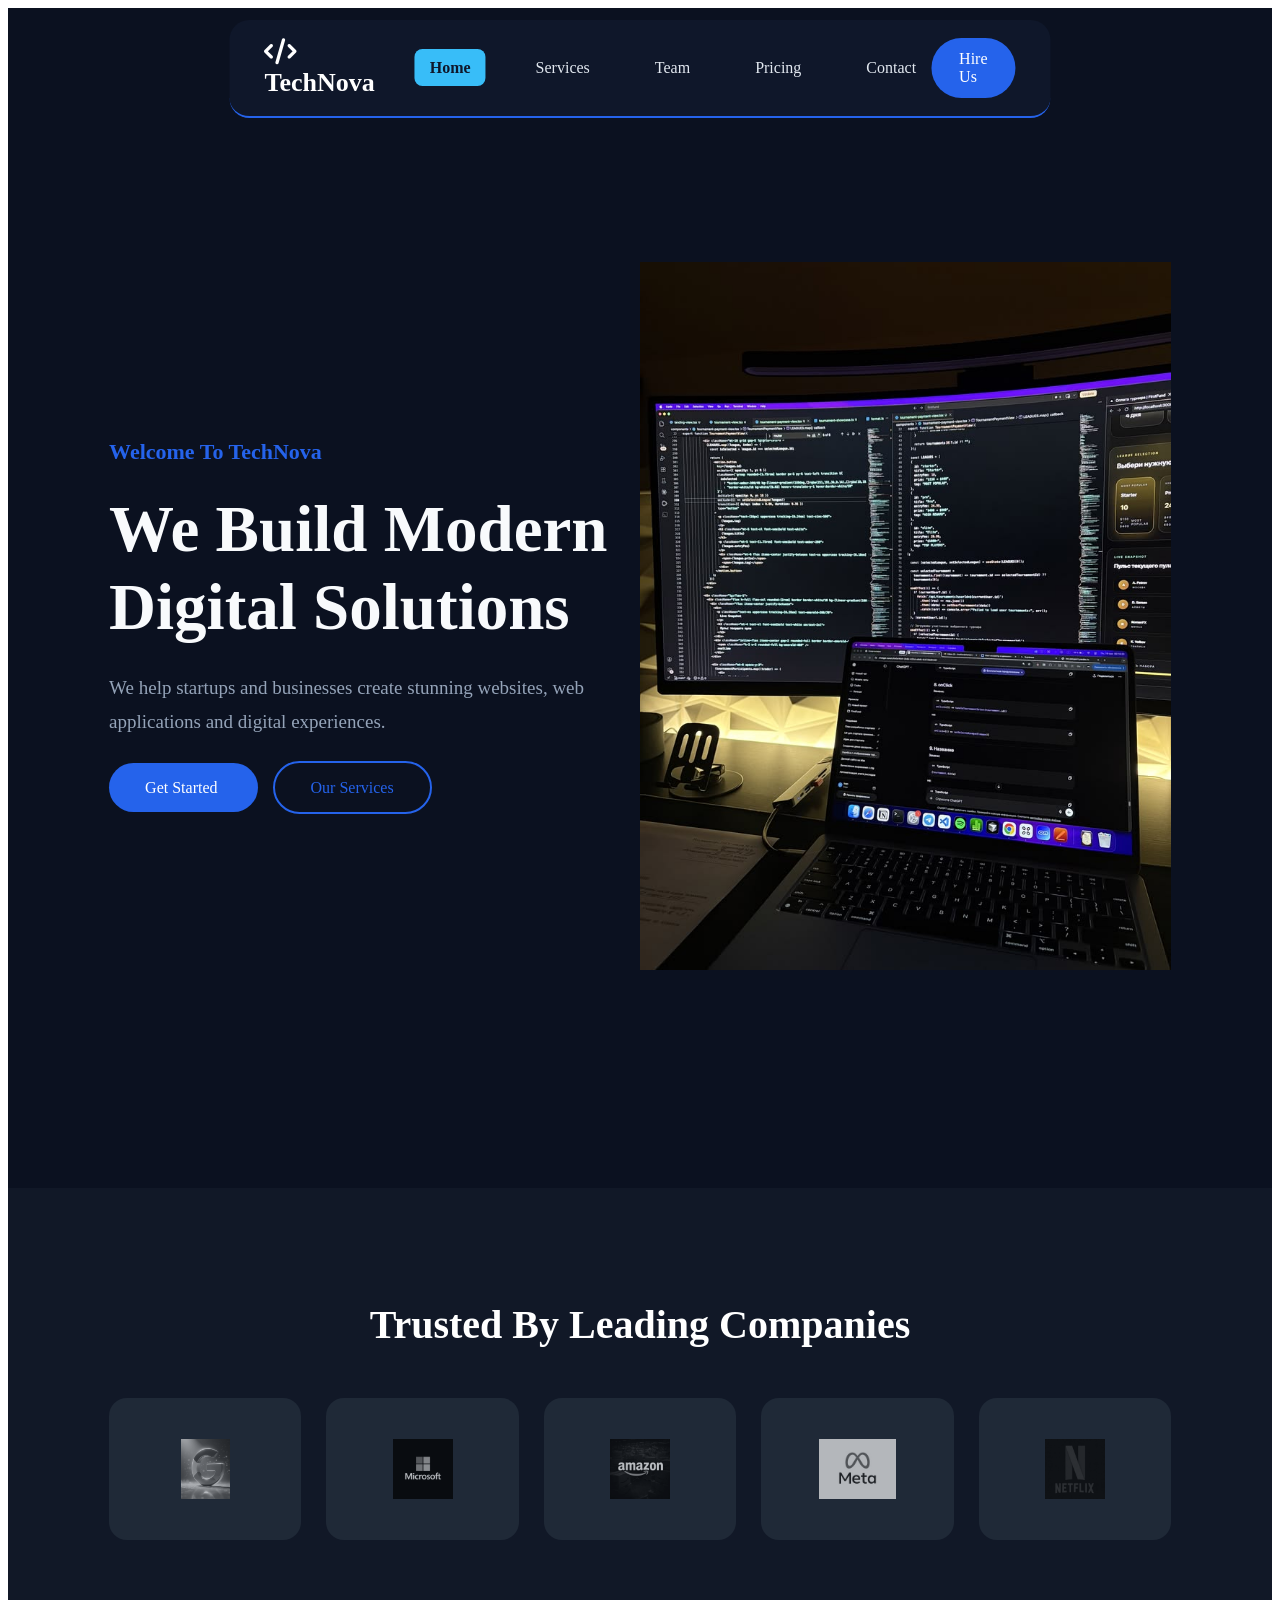
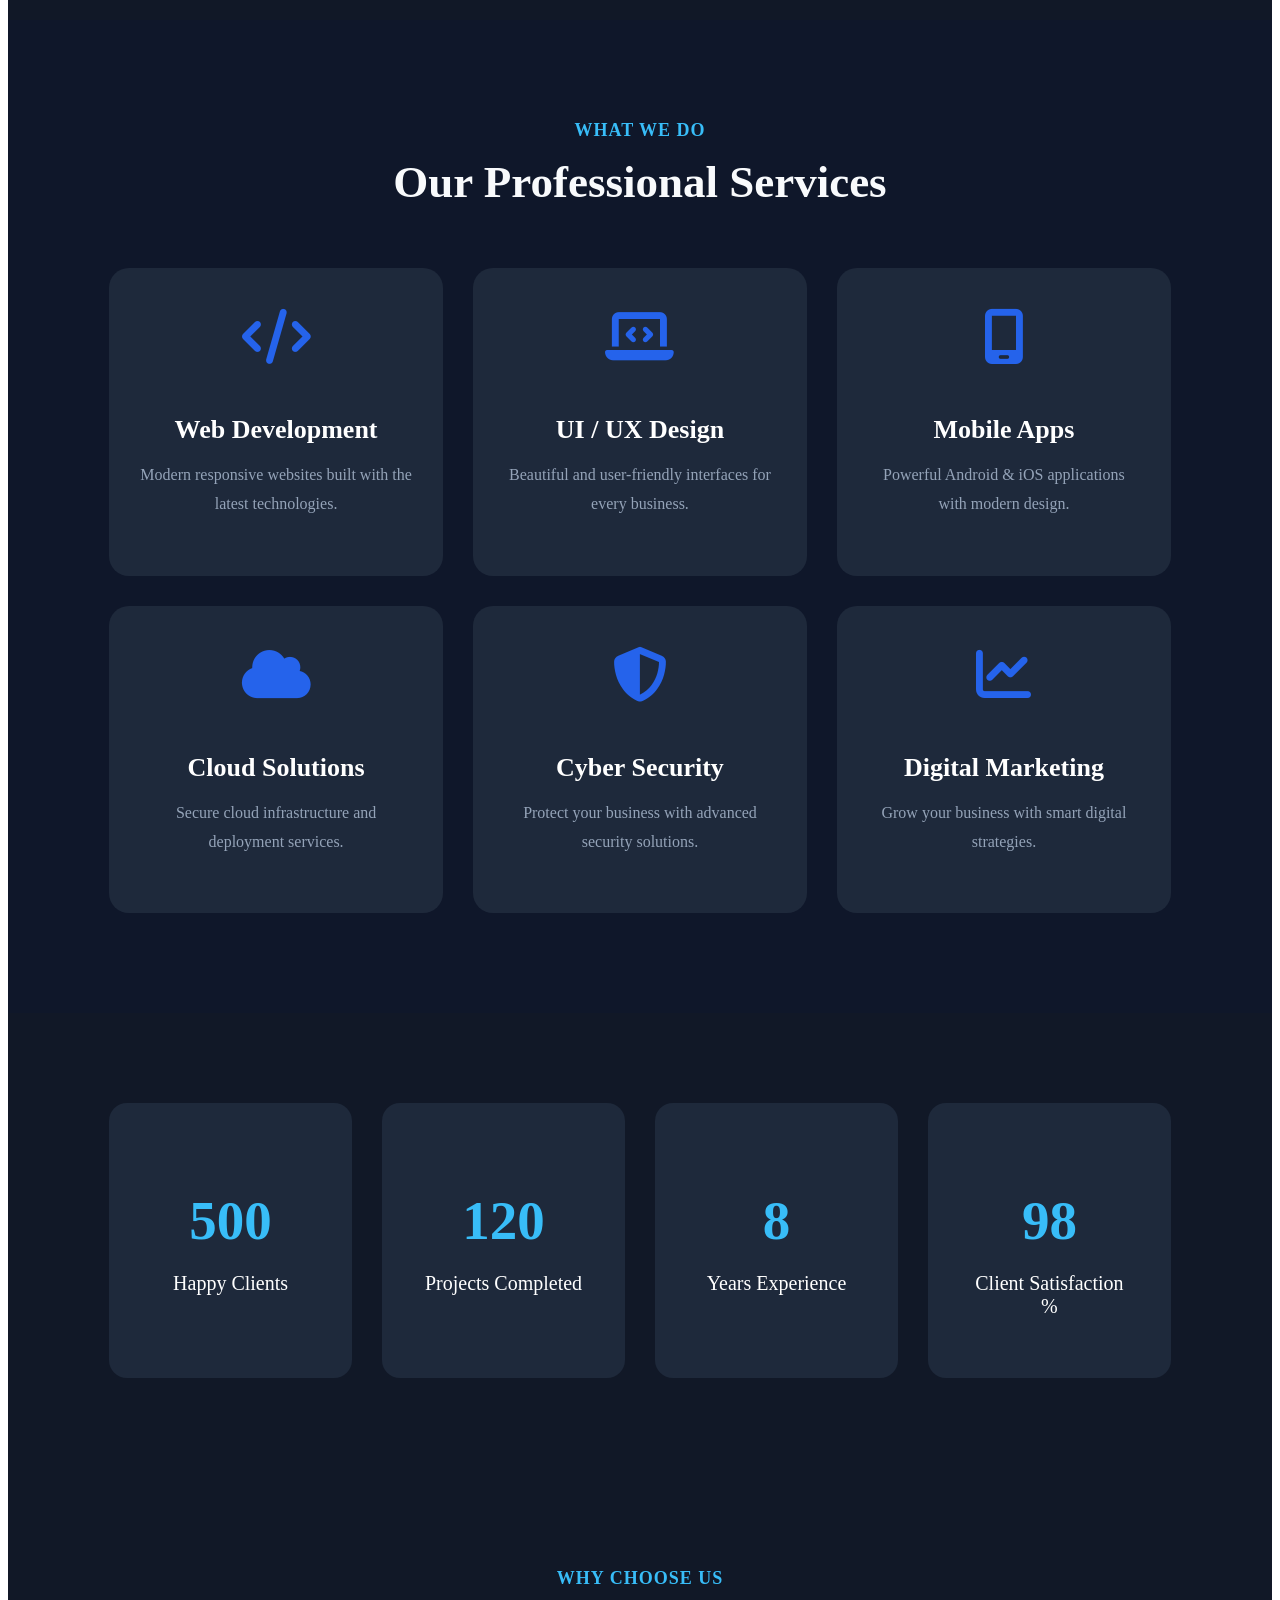
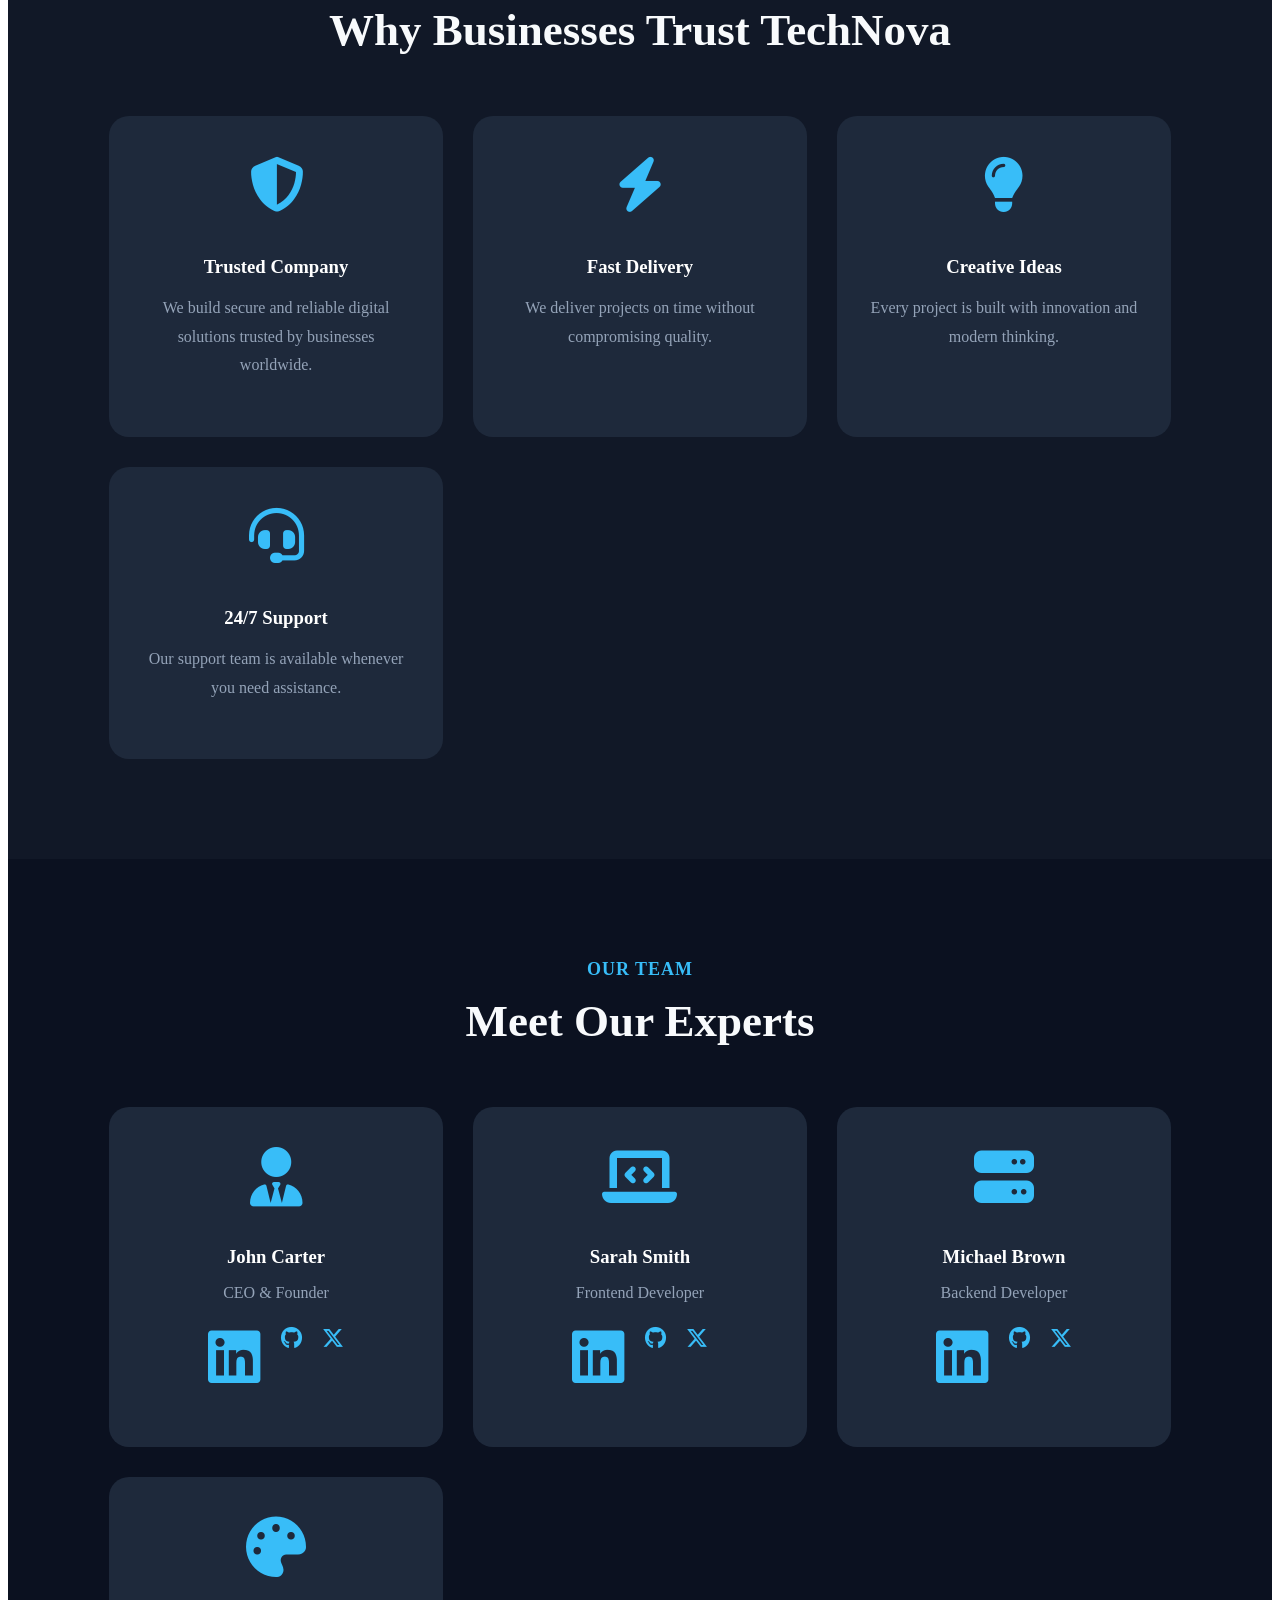
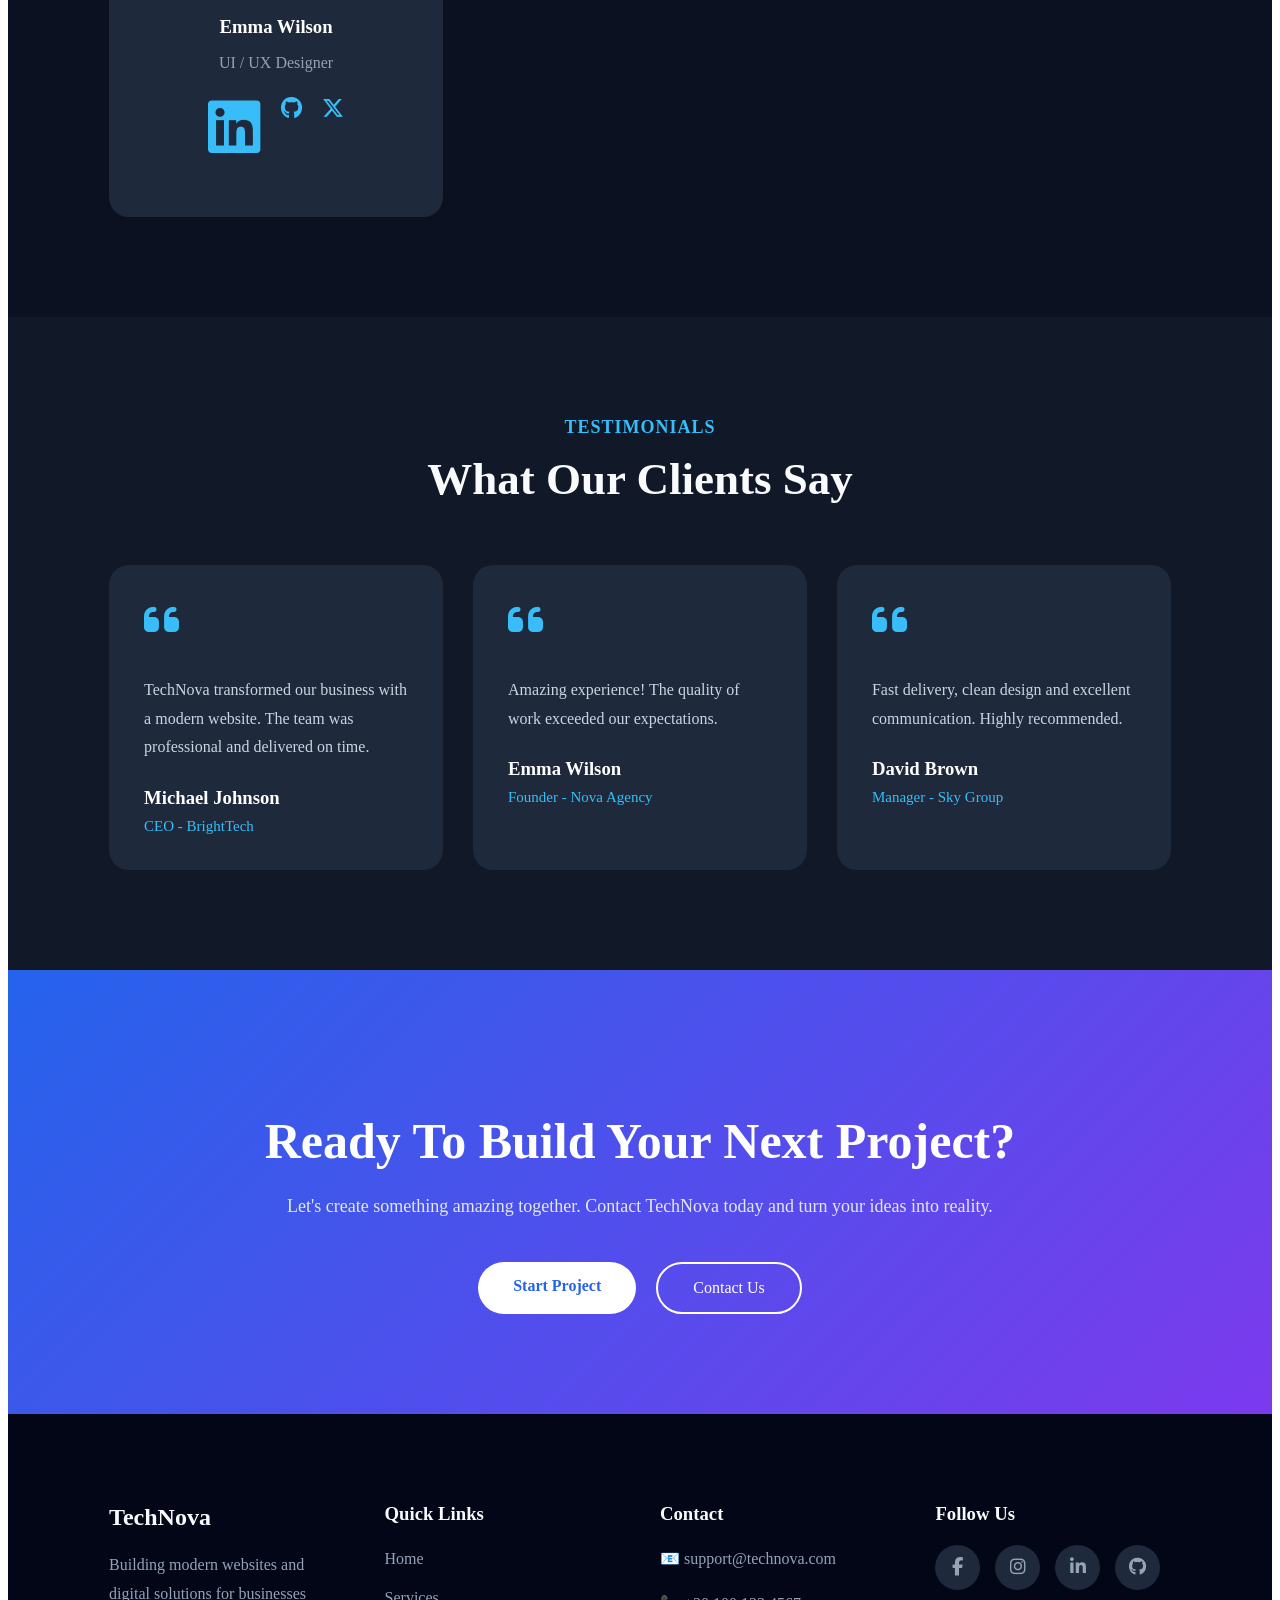
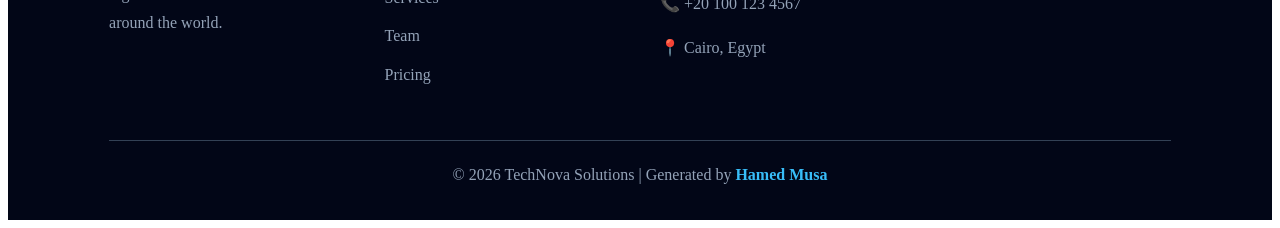
<file: index.html>
<!DOCTYPE html>
<html lang="en">

<head>

    <meta charset="UTF-8">

    <meta name="viewport" content="width=device-width, initial-scale=1.0">

    <title>Programming Company</title>

    <link rel="stylesheet" href="Css/programming.css">

    <link rel="stylesheet" href="https://cdnjs.cloudflare.com/ajax/libs/font-awesome/6.7.2/css/all.min.css">

</head>

<body>
    <nav class="company-navbar">

        <a href="#" class="logo">

            <i class="fa-solid fa-code"></i>

            TechNova

        </a>

        <ul>

            <li><a href="index.html" class="active">Home</a></li>

            <li><a href="services.html">Services</a></li>

            <li><a href="team.html">Team</a></li>

            <li><a href="pricing.html">Pricing</a></li>

            <li><a href="contact.html">Contact</a></li>

        </ul>
        <div class="menu-btn">

            <i class="fa-solid fa-bars"></i>

        </div>

        <a href="contact.html" class="hire-btn">

            Hire Us

        </a>

    </nav>

    <!--=========================
        Hero
==========================-->

    <section class="hero">

        <div class="hero-content">

            <span>Welcome To TechNova</span>

            <h1>

                We Build Modern

                <br>

                Digital Solutions

            </h1>

            <p>

                We help startups and businesses create stunning websites,
                web applications and digital experiences.

            </p>

            <div class="hero-buttons">

                <a href="contact.html" class="btn-primary">

                    Get Started

                </a>
                <a href="services.html" class="btn-secondary">Our Services</a>

            </div>

        </div>

        <div class="hero-image">

            <img src="Images/lap.jpg" alt="TechNova">

        </div>

    </section>
    <!--=========================
        Trusted By
==========================-->

    <section class="clients">

        <h2>Trusted By Leading Companies</h2>

        <div class="clients-container">

            <div class="client-box"><img src="Images/google.jpg" alt="Google"></div>

            <div class="client-box"><img src="Images/microsoft.jpg" alt="Microsoft"></div>

            <div class="client-box"><img src="Images/amazon.jpg" alt="Amazon"></div>

            <div class="client-box"><img src="Images/meta.jpg" alt="Meta"></div>

            <div class="client-box"><img src="Images/netflix.jpg" alt="Netflix"></div>

        </div>

    </section>
    <!--=========================
        Our Services
==========================-->

    <section class="company-services">

        <div class="section-title">

            <span>What We Do</span>

            <h2>Our Professional Services</h2>

        </div>

        <div class="service-grid">

            <div class="service-card">
                <i class="fa-solid fa-code"></i>
                <h3>Web Development</h3>
                <p>Modern responsive websites built with the latest technologies.</p>
            </div>

            <div class="service-card">
                <i class="fa-solid fa-laptop-code"></i>
                <h3>UI / UX Design</h3>
                <p>Beautiful and user-friendly interfaces for every business.</p>
            </div>

            <div class="service-card">
                <i class="fa-solid fa-mobile-screen"></i>
                <h3>Mobile Apps</h3>
                <p>Powerful Android & iOS applications with modern design.</p>
            </div>

            <div class="service-card">
                <i class="fa-solid fa-cloud"></i>
                <h3>Cloud Solutions</h3>
                <p>Secure cloud infrastructure and deployment services.</p>
            </div>

            <div class="service-card">
                <i class="fa-solid fa-shield-halved"></i>
                <h3>Cyber Security</h3>
                <p>Protect your business with advanced security solutions.</p>
            </div>

            <div class="service-card">
                <i class="fa-solid fa-chart-line"></i>
                <h3>Digital Marketing</h3>
                <p>Grow your business with smart digital strategies.</p>
            </div>

        </div>

    </section>
    <!--=========================
        Statistics
==========================-->

    <section class="stats">

        <div class="stats-container">

            <div class="stat-box">

                <h2 class="counter" data-target="500">0</h2>

                <p>Happy Clients</p>

            </div>

            <div class="stat-box">

                <h2 class="counter" data-target="120">0</h2>

                <p>Projects Completed</p>

            </div>

            <div class="stat-box">

                <h2 class="counter" data-target="8">0</h2>

                <p>Years Experience</p>

            </div>

            <div class="stat-box">

                <h2 class="counter" data-target="98">0</h2>

                <p>Client Satisfaction %</p>

            </div>

        </div>

    </section>
    <!--=========================
      Why Choose Us
==========================-->

    <section class="why-us">

        <div class="section-title">

            <span>Why Choose Us</span>

            <h2>Why Businesses Trust TechNova</h2>

        </div>

        <div class="why-grid">

            <div class="why-card">

                <i class="fa-solid fa-shield-halved"></i>

                <h3>Trusted Company</h3>

                <p>
                    We build secure and reliable digital solutions
                    trusted by businesses worldwide.
                </p>

            </div>

            <div class="why-card">

                <i class="fa-solid fa-bolt"></i>

                <h3>Fast Delivery</h3>

                <p>
                    We deliver projects on time without compromising quality.
                </p>

            </div>

            <div class="why-card">

                <i class="fa-solid fa-lightbulb"></i>

                <h3>Creative Ideas</h3>

                <p>
                    Every project is built with innovation and modern thinking.
                </p>

            </div>

            <div class="why-card">

                <i class="fa-solid fa-headset"></i>

                <h3>24/7 Support</h3>

                <p>
                    Our support team is available whenever you need assistance.
                </p>

            </div>

        </div>

    </section>
    <section class="team">

        <div class="section-title">

            <span>Our Team</span>

            <h2>Meet Our Experts</h2>

        </div>

        <div class="team-grid">

            <div class="team-card">

                <i class="fa-solid fa-user-tie"></i>

                <h3>John Carter</h3>

                <p>CEO & Founder</p>

                <div class="team-icons">

                    <i class="fa-brands fa-linkedin"></i>
                    <i class="fa-brands fa-github"></i>
                    <i class="fa-brands fa-x-twitter"></i>

                </div>

            </div>

            <div class="team-card">

                <i class="fa-solid fa-laptop-code"></i>

                <h3>Sarah Smith</h3>

                <p>Frontend Developer</p>

                <div class="team-icons">

                    <i class="fa-brands fa-linkedin"></i>
                    <i class="fa-brands fa-github"></i>
                    <i class="fa-brands fa-x-twitter"></i>

                </div>

            </div>

            <div class="team-card">

                <i class="fa-solid fa-server"></i>

                <h3>Michael Brown</h3>

                <p>Backend Developer</p>

                <div class="team-icons">

                    <i class="fa-brands fa-linkedin"></i>
                    <i class="fa-brands fa-github"></i>
                    <i class="fa-brands fa-x-twitter"></i>

                </div>

            </div>

            <div class="team-card">

                <i class="fa-solid fa-palette"></i>

                <h3>Emma Wilson</h3>

                <p>UI / UX Designer</p>

                <div class="team-icons">

                    <i class="fa-brands fa-linkedin"></i>
                    <i class="fa-brands fa-github"></i>
                    <i class="fa-brands fa-x-twitter"></i>

                </div>

            </div>

        </div>

    </section>
    <!--=========================
        Testimonials
==========================-->

    <section class="testimonials">

        <div class="section-title">

            <span>Testimonials</span>

            <h2>What Our Clients Say</h2>

        </div>

        <div class="testimonials-grid">

            <div class="testimonial-card">

                <i class="fa-solid fa-quote-left"></i>

                <p>
                    TechNova transformed our business with a modern website.
                    The team was professional and delivered on time.
                </p>

                <h3>Michael Johnson</h3>

                <span>CEO - BrightTech</span>

            </div>

            <div class="testimonial-card">

                <i class="fa-solid fa-quote-left"></i>

                <p>
                    Amazing experience! The quality of work exceeded our expectations.
                </p>

                <h3>Emma Wilson</h3>

                <span>Founder - Nova Agency</span>

            </div>

            <div class="testimonial-card">

                <i class="fa-solid fa-quote-left"></i>

                <p>
                    Fast delivery, clean design and excellent communication.
                    Highly recommended.
                </p>

                <h3>David Brown</h3>

                <span>Manager - Sky Group</span>

            </div>

        </div>

    </section>
    <!--=========================
        Call To Action
==========================-->

    <section class="company-cta">

        <div class="cta-box">

            <h2>Ready To Build Your Next Project?</h2>

            <p>
                Let's create something amazing together.
                Contact TechNova today and turn your ideas into reality.
            </p>

            <div class="cta-buttons">

                <a href="#" class="start-btn">Start Project</a>

                <a href="#" class="contact-btn">Contact Us</a>

            </div>

        </div>

    </section>
    <footer class="company-footer">

        <div class="footer-container">

            <div class="footer-about">

                <h2>TechNova</h2>

                <p>
                    Building modern websites and digital solutions
                    for businesses around the world.
                </p>

            </div>

            <div class="footer-links">

                <h3>Quick Links</h3>

                <a href="company.html">Home</a>
                <a href="services.html">Services</a>
                <a href="team.html">Team</a>
                <a href="pricing.html">Pricing</a>

            </div>

            <div class="footer-contact">

                <h3>Contact</h3>

                <p>📧 support@technova.com</p>

                <p>📞 +20 100 123 4567</p>

                <p>📍 Cairo, Egypt</p>

            </div>

            <div class="footer-social">

                <h3>Follow Us</h3>

                <div class="social-icons">

                    <a href="#"><i class="fa-brands fa-facebook-f"></i></a>

                    <a href="#"><i class="fa-brands fa-instagram"></i></a>

                    <a href="#"><i class="fa-brands fa-linkedin-in"></i></a>

                    <a href="#"><i class="fa-brands fa-github"></i></a>

                </div>

            </div>

        </div>

        <hr>

        <p class="copyright">

            © 2026 TechNova Solutions | Generated by <strong>Hamed Musa</strong>

        </p>

    </footer>


    <script src="Js/programming.js"></script>
</body>

</html>
</file>
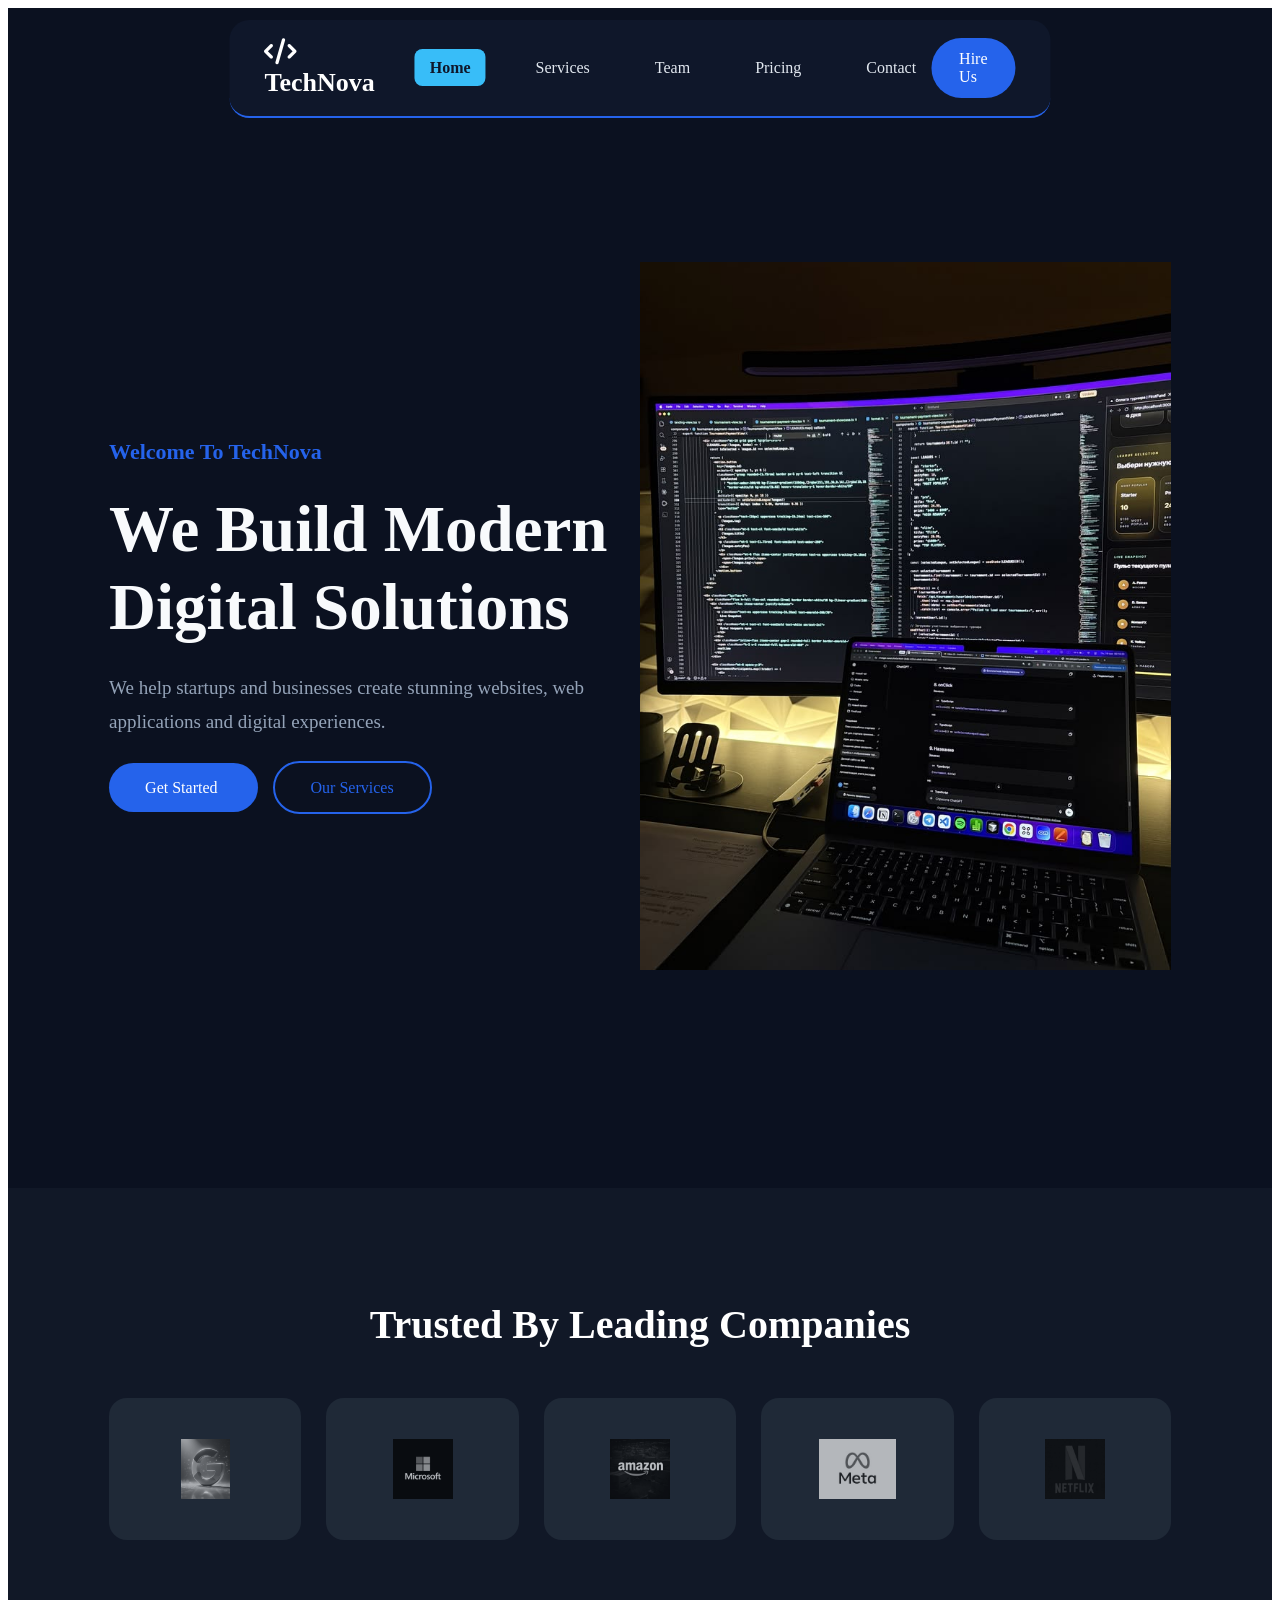
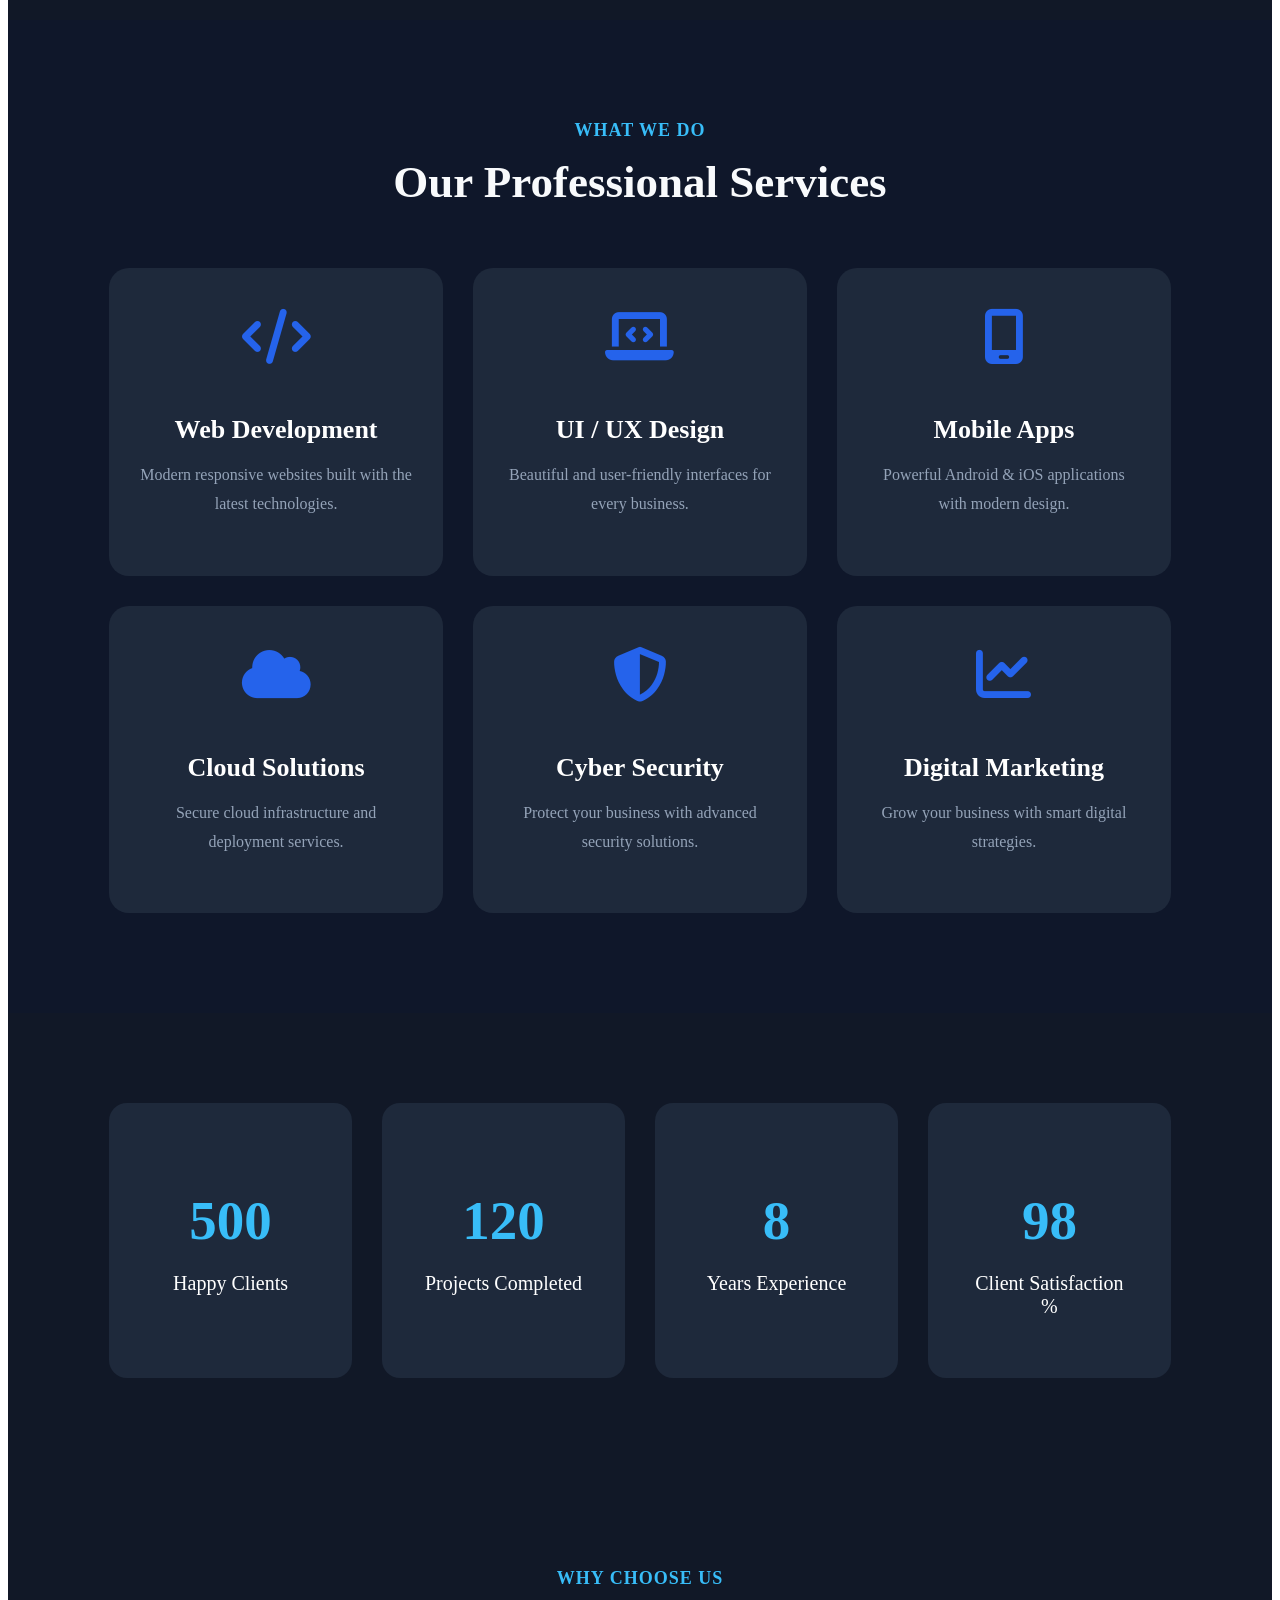
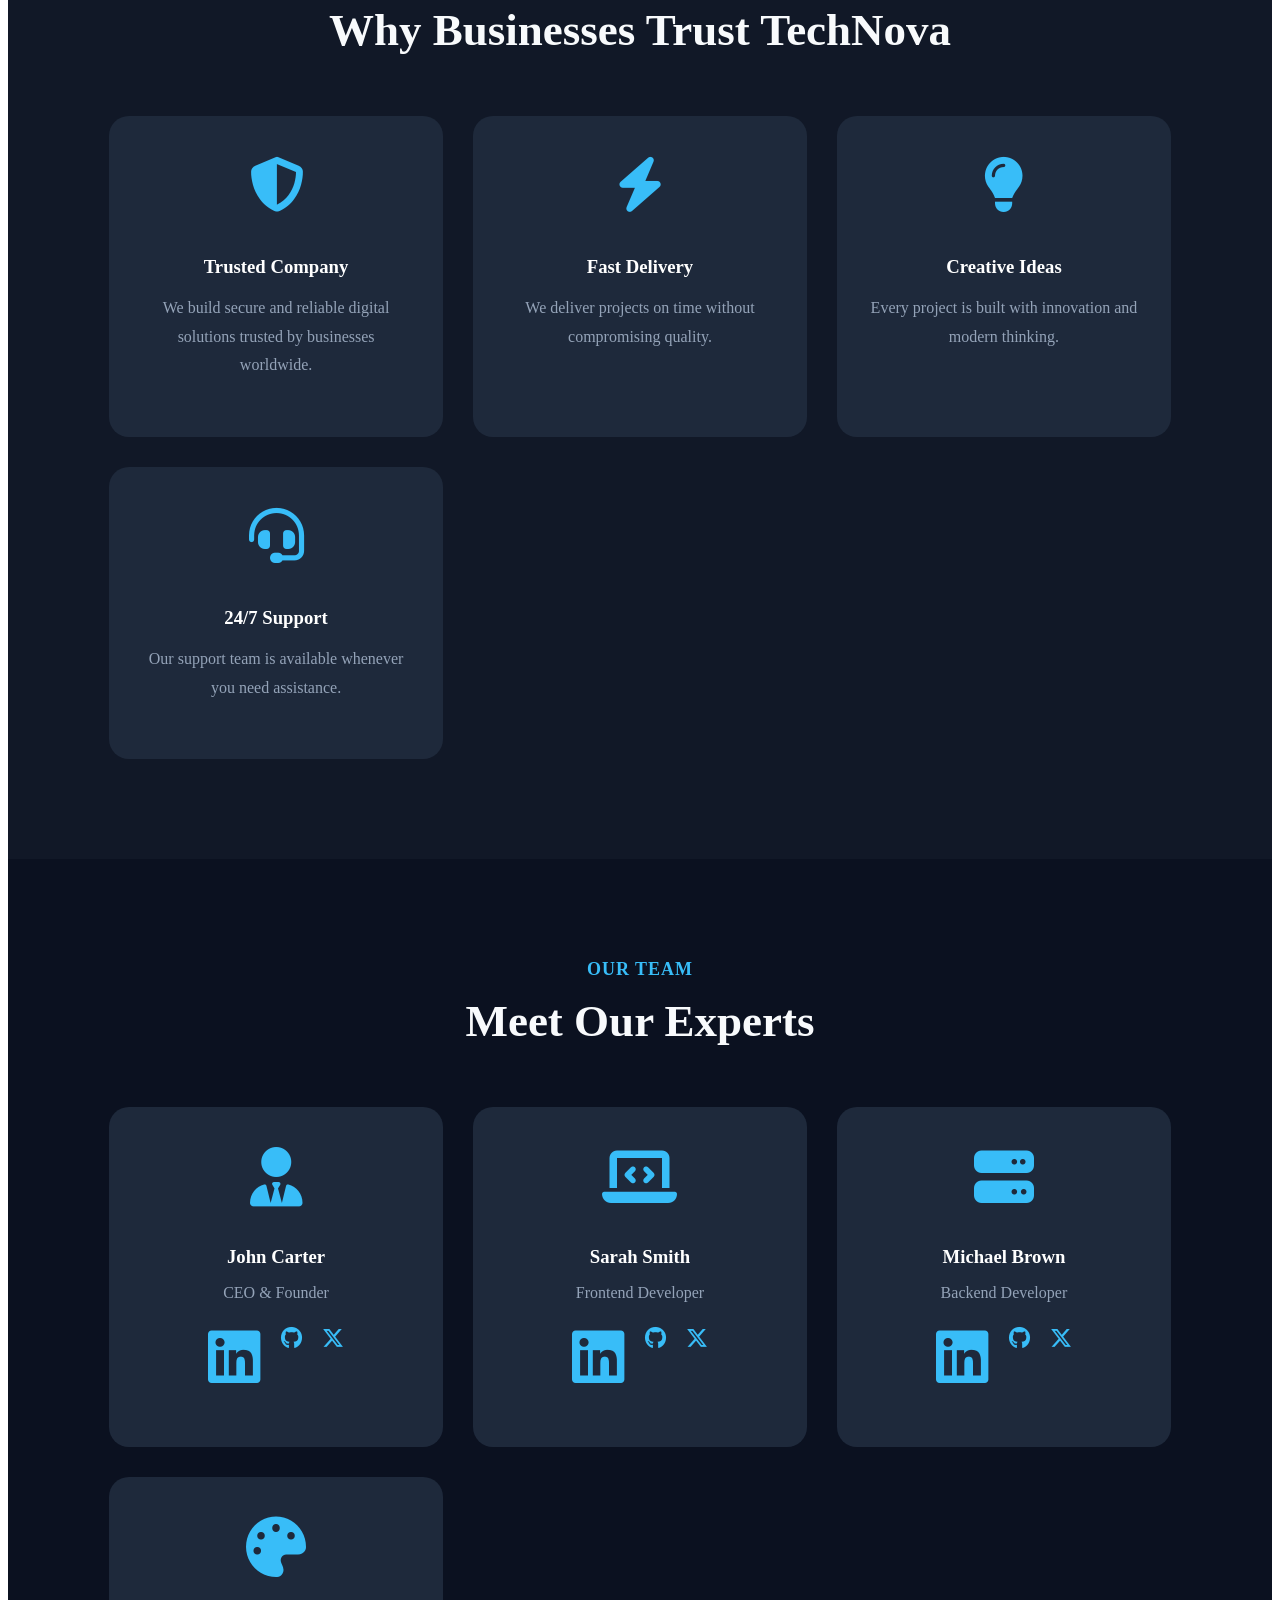
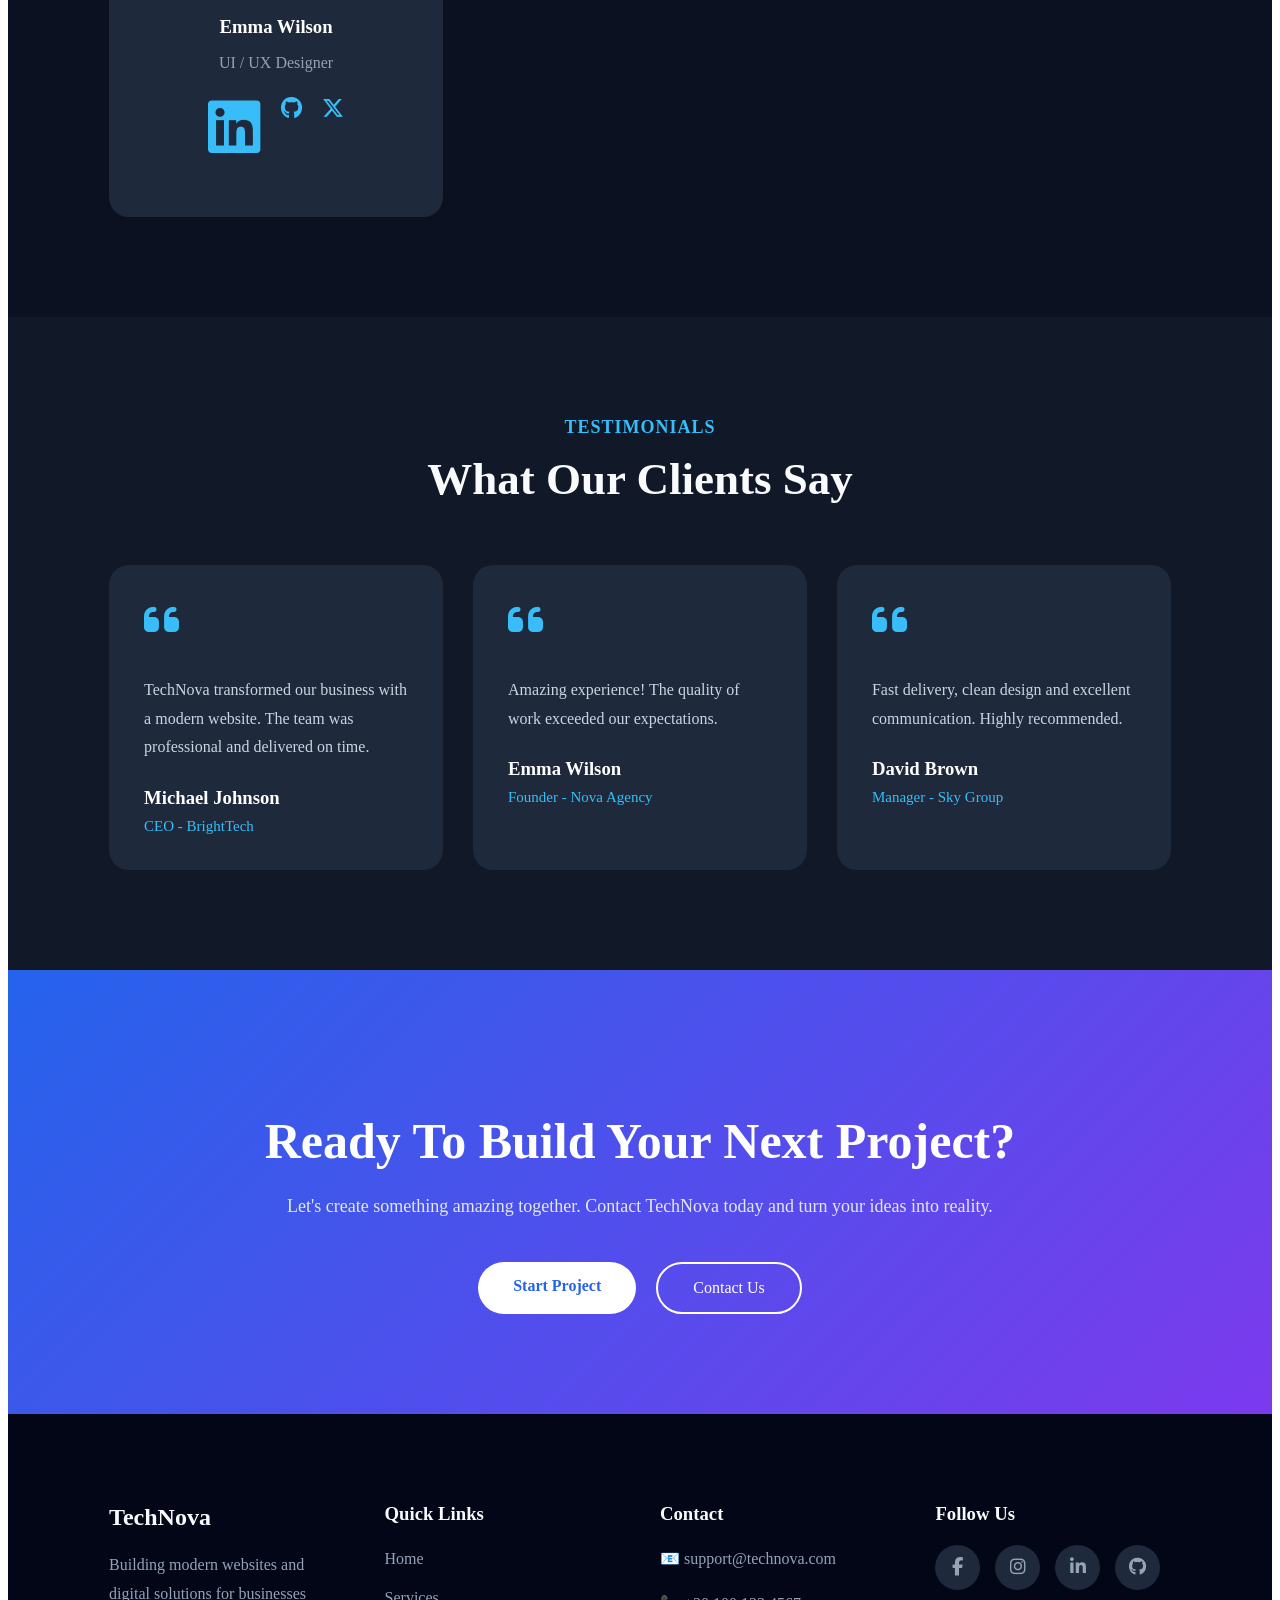
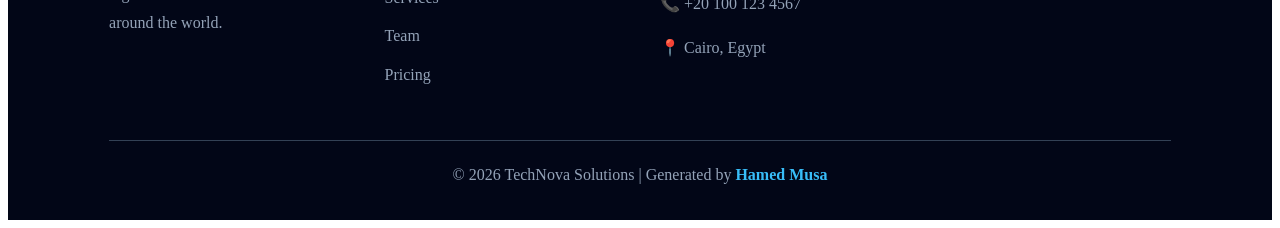
<file: company.html>
<!DOCTYPE html>
<html lang="en">

<head>

    <meta charset="UTF-8">

    <meta name="viewport" content="width=device-width, initial-scale=1.0">

    <title>Programming Company</title>

    <link rel="stylesheet" href="Css/programming.css">

    <link rel="stylesheet" href="https://cdnjs.cloudflare.com/ajax/libs/font-awesome/6.7.2/css/all.min.css">

</head>

<body>
    <nav class="company-navbar">

        <a href="#" class="logo">

            <i class="fa-solid fa-code"></i>

            TechNova

        </a>

        <ul>

            <li><a href="company.html" class="active">Home</a></li>

            <li><a href="services.html">Services</a></li>

            <li><a href="team.html">Team</a></li>

            <li><a href="pricing.html">Pricing</a></li>

            <li><a href="contact.html">Contact</a></li>

        </ul>
        <div class="menu-btn">

            <i class="fa-solid fa-bars"></i>

        </div>

        <a href="contact.html" class="hire-btn">

            Hire Us

        </a>

    </nav>

    <!--=========================
        Hero
==========================-->

    <section class="hero">

        <div class="hero-content">

            <span>Welcome To TechNova</span>

            <h1>

                We Build Modern

                <br>

                Digital Solutions

            </h1>

            <p>

                We help startups and businesses create stunning websites,
                web applications and digital experiences.

            </p>

            <div class="hero-buttons">

                <a href="contact.html" class="btn-primary">

                    Get Started

                </a>
                <a href="services.html" class="btn-secondary">Our Services</a>

            </div>

        </div>

        <div class="hero-image">

            <img src="Images/lap.jpg" alt="TechNova">

        </div>

    </section>
    <!--=========================
        Trusted By
==========================-->

    <section class="clients">

        <h2>Trusted By Leading Companies</h2>

        <div class="clients-container">

            <div class="client-box"><img src="Images/google.jpg" alt="Google"></div>

            <div class="client-box"><img src="Images/microsoft.jpg" alt="Microsoft"></div>

            <div class="client-box"><img src="Images/amazon.jpg" alt="Amazon"></div>

            <div class="client-box"><img src="Images/meta.jpg" alt="Meta"></div>

            <div class="client-box"><img src="Images/netflix.jpg" alt="Netflix"></div>

        </div>

    </section>
    <!--=========================
        Our Services
==========================-->

    <section class="company-services">

        <div class="section-title">

            <span>What We Do</span>

            <h2>Our Professional Services</h2>

        </div>

        <div class="service-grid">

            <div class="service-card">
                <i class="fa-solid fa-code"></i>
                <h3>Web Development</h3>
                <p>Modern responsive websites built with the latest technologies.</p>
            </div>

            <div class="service-card">
                <i class="fa-solid fa-laptop-code"></i>
                <h3>UI / UX Design</h3>
                <p>Beautiful and user-friendly interfaces for every business.</p>
            </div>

            <div class="service-card">
                <i class="fa-solid fa-mobile-screen"></i>
                <h3>Mobile Apps</h3>
                <p>Powerful Android & iOS applications with modern design.</p>
            </div>

            <div class="service-card">
                <i class="fa-solid fa-cloud"></i>
                <h3>Cloud Solutions</h3>
                <p>Secure cloud infrastructure and deployment services.</p>
            </div>

            <div class="service-card">
                <i class="fa-solid fa-shield-halved"></i>
                <h3>Cyber Security</h3>
                <p>Protect your business with advanced security solutions.</p>
            </div>

            <div class="service-card">
                <i class="fa-solid fa-chart-line"></i>
                <h3>Digital Marketing</h3>
                <p>Grow your business with smart digital strategies.</p>
            </div>

        </div>

    </section>
    <!--=========================
        Statistics
==========================-->

    <section class="stats">

        <div class="stats-container">

            <div class="stat-box">

                <h2 class="counter" data-target="500">0</h2>

                <p>Happy Clients</p>

            </div>

            <div class="stat-box">

                <h2 class="counter" data-target="120">0</h2>

                <p>Projects Completed</p>

            </div>

            <div class="stat-box">

                <h2 class="counter" data-target="8">0</h2>

                <p>Years Experience</p>

            </div>

            <div class="stat-box">

                <h2 class="counter" data-target="98">0</h2>

                <p>Client Satisfaction %</p>

            </div>

        </div>

    </section>
    <!--=========================
      Why Choose Us
==========================-->

    <section class="why-us">

        <div class="section-title">

            <span>Why Choose Us</span>

            <h2>Why Businesses Trust TechNova</h2>

        </div>

        <div class="why-grid">

            <div class="why-card">

                <i class="fa-solid fa-shield-halved"></i>

                <h3>Trusted Company</h3>

                <p>
                    We build secure and reliable digital solutions
                    trusted by businesses worldwide.
                </p>

            </div>

            <div class="why-card">

                <i class="fa-solid fa-bolt"></i>

                <h3>Fast Delivery</h3>

                <p>
                    We deliver projects on time without compromising quality.
                </p>

            </div>

            <div class="why-card">

                <i class="fa-solid fa-lightbulb"></i>

                <h3>Creative Ideas</h3>

                <p>
                    Every project is built with innovation and modern thinking.
                </p>

            </div>

            <div class="why-card">

                <i class="fa-solid fa-headset"></i>

                <h3>24/7 Support</h3>

                <p>
                    Our support team is available whenever you need assistance.
                </p>

            </div>

        </div>

    </section>
    <section class="team">

        <div class="section-title">

            <span>Our Team</span>

            <h2>Meet Our Experts</h2>

        </div>

        <div class="team-grid">

            <div class="team-card">

                <i class="fa-solid fa-user-tie"></i>

                <h3>John Carter</h3>

                <p>CEO & Founder</p>

                <div class="team-icons">

                    <i class="fa-brands fa-linkedin"></i>
                    <i class="fa-brands fa-github"></i>
                    <i class="fa-brands fa-x-twitter"></i>

                </div>

            </div>

            <div class="team-card">

                <i class="fa-solid fa-laptop-code"></i>

                <h3>Sarah Smith</h3>

                <p>Frontend Developer</p>

                <div class="team-icons">

                    <i class="fa-brands fa-linkedin"></i>
                    <i class="fa-brands fa-github"></i>
                    <i class="fa-brands fa-x-twitter"></i>

                </div>

            </div>

            <div class="team-card">

                <i class="fa-solid fa-server"></i>

                <h3>Michael Brown</h3>

                <p>Backend Developer</p>

                <div class="team-icons">

                    <i class="fa-brands fa-linkedin"></i>
                    <i class="fa-brands fa-github"></i>
                    <i class="fa-brands fa-x-twitter"></i>

                </div>

            </div>

            <div class="team-card">

                <i class="fa-solid fa-palette"></i>

                <h3>Emma Wilson</h3>

                <p>UI / UX Designer</p>

                <div class="team-icons">

                    <i class="fa-brands fa-linkedin"></i>
                    <i class="fa-brands fa-github"></i>
                    <i class="fa-brands fa-x-twitter"></i>

                </div>

            </div>

        </div>

    </section>
    <!--=========================
        Testimonials
==========================-->

    <section class="testimonials">

        <div class="section-title">

            <span>Testimonials</span>

            <h2>What Our Clients Say</h2>

        </div>

        <div class="testimonials-grid">

            <div class="testimonial-card">

                <i class="fa-solid fa-quote-left"></i>

                <p>
                    TechNova transformed our business with a modern website.
                    The team was professional and delivered on time.
                </p>

                <h3>Michael Johnson</h3>

                <span>CEO - BrightTech</span>

            </div>

            <div class="testimonial-card">

                <i class="fa-solid fa-quote-left"></i>

                <p>
                    Amazing experience! The quality of work exceeded our expectations.
                </p>

                <h3>Emma Wilson</h3>

                <span>Founder - Nova Agency</span>

            </div>

            <div class="testimonial-card">

                <i class="fa-solid fa-quote-left"></i>

                <p>
                    Fast delivery, clean design and excellent communication.
                    Highly recommended.
                </p>

                <h3>David Brown</h3>

                <span>Manager - Sky Group</span>

            </div>

        </div>

    </section>
    <!--=========================
        Call To Action
==========================-->

    <section class="company-cta">

        <div class="cta-box">

            <h2>Ready To Build Your Next Project?</h2>

            <p>
                Let's create something amazing together.
                Contact TechNova today and turn your ideas into reality.
            </p>

            <div class="cta-buttons">

                <a href="#" class="start-btn">Start Project</a>

                <a href="#" class="contact-btn">Contact Us</a>

            </div>

        </div>

    </section>
    <footer class="company-footer">

        <div class="footer-container">

            <div class="footer-about">

                <h2>TechNova</h2>

                <p>
                    Building modern websites and digital solutions
                    for businesses around the world.
                </p>

            </div>

            <div class="footer-links">

                <h3>Quick Links</h3>

                <a href="company.html">Home</a>
                <a href="services.html">Services</a>
                <a href="team.html">Team</a>
                <a href="pricing.html">Pricing</a>

            </div>

            <div class="footer-contact">

                <h3>Contact</h3>

                <p>📧 support@technova.com</p>

                <p>📞 +20 100 123 4567</p>

                <p>📍 Cairo, Egypt</p>

            </div>

            <div class="footer-social">

                <h3>Follow Us</h3>

                <div class="social-icons">

                    <a href="#"><i class="fa-brands fa-facebook-f"></i></a>

                    <a href="#"><i class="fa-brands fa-instagram"></i></a>

                    <a href="#"><i class="fa-brands fa-linkedin-in"></i></a>

                    <a href="#"><i class="fa-brands fa-github"></i></a>

                </div>

            </div>

        </div>

        <hr>

        <p class="copyright">

            © 2026 TechNova Solutions | Generated by <strong>Hamed Musa</strong>

        </p>

    </footer>


    <script src="Js/programming.js"></script>
</body>

</html>
</file>
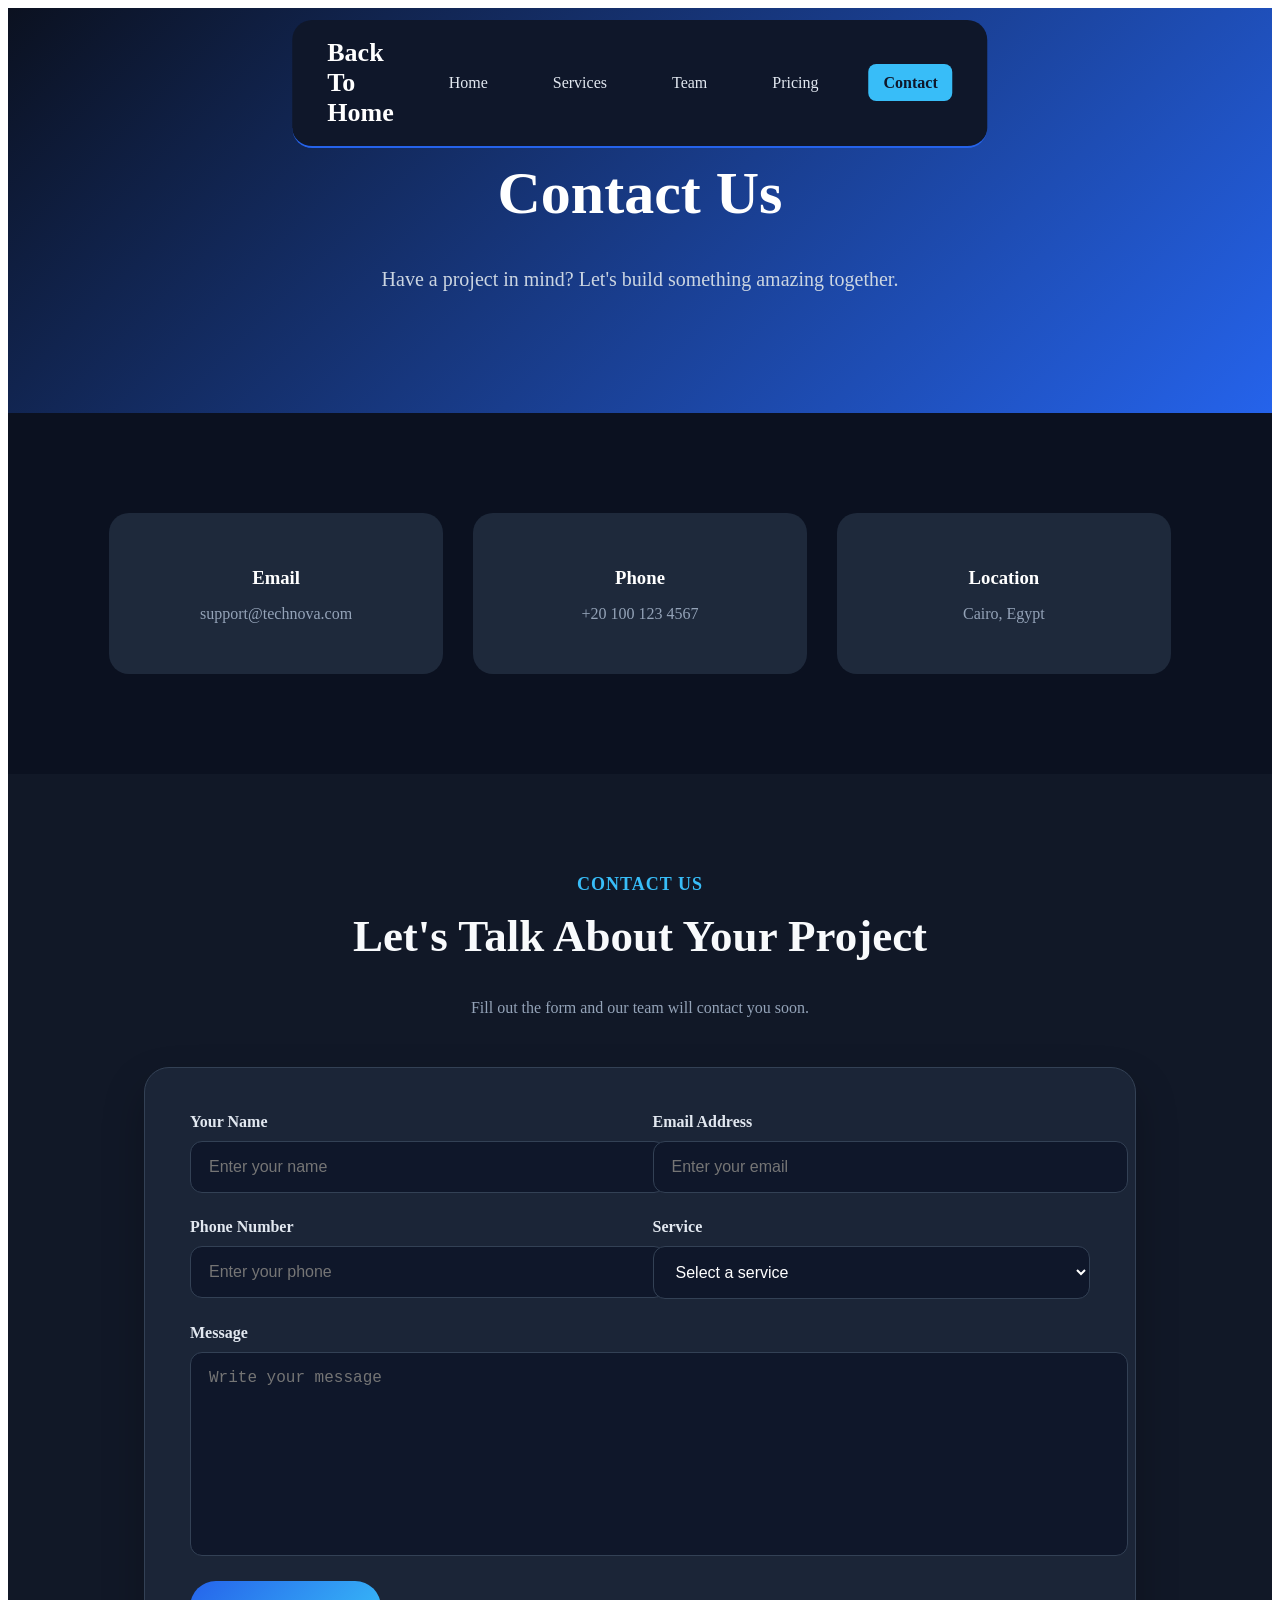
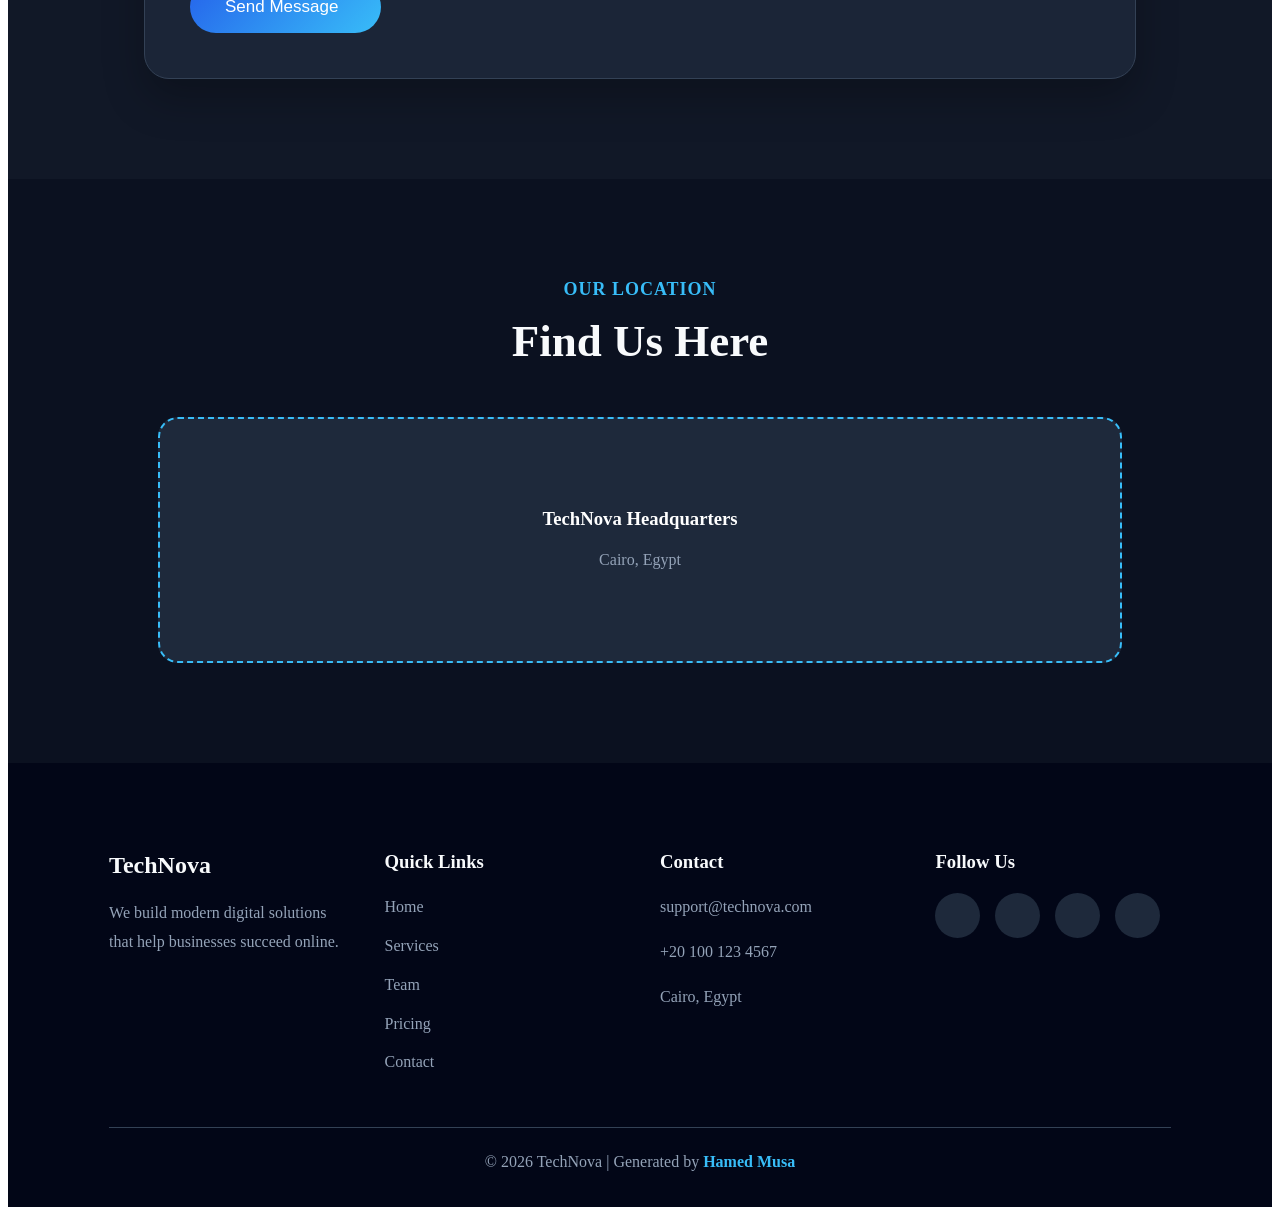
<file: contact.html>
<!DOCTYPE html>
<html lang="en">

<head>
    <meta charset="UTF-8">
    <meta name="viewport" content="width=device-width, initial-scale=1.0">
    <title>Contact Us</title>
    <link rel="stylesheet" href="Css/programming.css">
</head>

<body>
    <nav class="company-navbar">
        <a href="index.html" class="logo">

            Back To Home

        </a>
        <ul>

            <li><a href="index.html">Home</a></li>

            <li><a href="services.html">Services</a></li>

            <li><a href="team.html">Team</a></li>

            <li><a href="pricing.html">Pricing</a></li>

            <li><a href="contact.html" class="active">Contact</a></li>

        </ul>
        <div class="menu-btn">

            <i class="fa-solid fa-bars"></i>

        </div>
    </nav>
    <section class="page-hero contact-hero">

        <h1>Contact Us</h1>

        <p>
            Have a project in mind? Let's build something amazing together.
        </p>

    </section>
    <section class="contact-page">


        <div class="contact-info">


            <div class="info-box">

                <i class="fa-solid fa-envelope"></i>

                <h3>Email</h3>

                <p>
                    support@technova.com
                </p>

            </div>



            <div class="info-box">

                <i class="fa-solid fa-phone"></i>

                <h3>Phone</h3>

                <p>
                    +20 100 123 4567
                </p>

            </div>



            <div class="info-box">

                <i class="fa-solid fa-location-dot"></i>

                <h3>Location</h3>

                <p>
                    Cairo, Egypt
                </p>

            </div>


        </div>



    </section>
    <section class="contact-form-section">

        <div class="section-title">

            <span>Contact Us</span>
            <h2>Let's Talk About Your Project</h2>

            <p>
                Fill out the form and our team will contact you soon.
            </p>

        </div>


        <form class="contact-form">


            <div class="input-row">

                <div class="input-box">

                    <label>Your Name</label>

                    <input type="text" placeholder="Enter your name">

                </div>


                <div class="input-box">

                    <label>Email Address</label>

                    <input type="email" placeholder="Enter your email">

                </div>


            </div>



            <div class="input-row">


                <div class="input-box">

                    <label>Phone Number</label>

                    <input type="tel" placeholder="Enter your phone">

                </div>


                <div class="input-box">

                    <label>Service</label>

                    <select>

                        <option>Select a service</option>

                        <option>Web Development</option>

                        <option>Mobile Application</option>

                        <option>UI/UX Design</option>

                        <option>Cloud Solutions</option>

                    </select>

                </div>


            </div>



            <div class="input-box">

                <label>Message</label>

                <textarea placeholder="Write your message"></textarea>

            </div>



            <button class="send-btn">

                Send Message
                <i class="fa-solid fa-paper-plane"></i>

            </button>


        </form>


    </section>
    <!--=========================
        Location
==========================-->

    <section class="location-section">

        <div class="section-title">

            <span>Our Location</span>

            <h2>Find Us Here</h2>

        </div>


        <div class="map-box">

            <i class="fa-solid fa-map-location-dot"></i>

            <h3>TechNova Headquarters</h3>

            <p>
                Cairo, Egypt
            </p>

        </div>

    </section>
    <footer class="company-footer">

        <div class="footer-container">


            <div class="footer-about">

                <h2>TechNova</h2>

                <p>
                    We build modern digital solutions
                    that help businesses succeed online.
                </p>

            </div>



            <div class="footer-links">

                <h3>Quick Links</h3>

                <a href="company.html">Home</a>
                <a href="services.html">Services</a>
                <a href="team.html">Team</a>
                <a href="pricing.html">Pricing</a>
                <a href="contact.html">Contact</a>

            </div>



            <div class="footer-contact">

                <h3>Contact</h3>

                <p>
                    <i class="fa-solid fa-envelope"></i>
                    support@technova.com
                </p>

                <p>
                    <i class="fa-solid fa-phone"></i>
                    +20 100 123 4567
                </p>

                <p>
                    <i class="fa-solid fa-location-dot"></i>
                    Cairo, Egypt
                </p>

            </div>



            <div class="footer-social">

                <h3>Follow Us</h3>

                <div class="social-icons">

                    <a href="#">
                        <i class="fa-brands fa-facebook-f"></i>
                    </a>

                    <a href="#">
                        <i class="fa-brands fa-instagram"></i>
                    </a>

                    <a href="#">
                        <i class="fa-brands fa-linkedin-in"></i>
                    </a>

                    <a href="#">
                        <i class="fa-brands fa-github"></i>
                    </a>

                </div>

            </div>


        </div>


        <hr>


        <p class="copyright">

            © 2026 TechNova | Generated by
            <strong>Hamed Musa</strong>

        </p>


    </footer>
    <script src="Js/programming.js"></script>
</body>

</html>
</file>
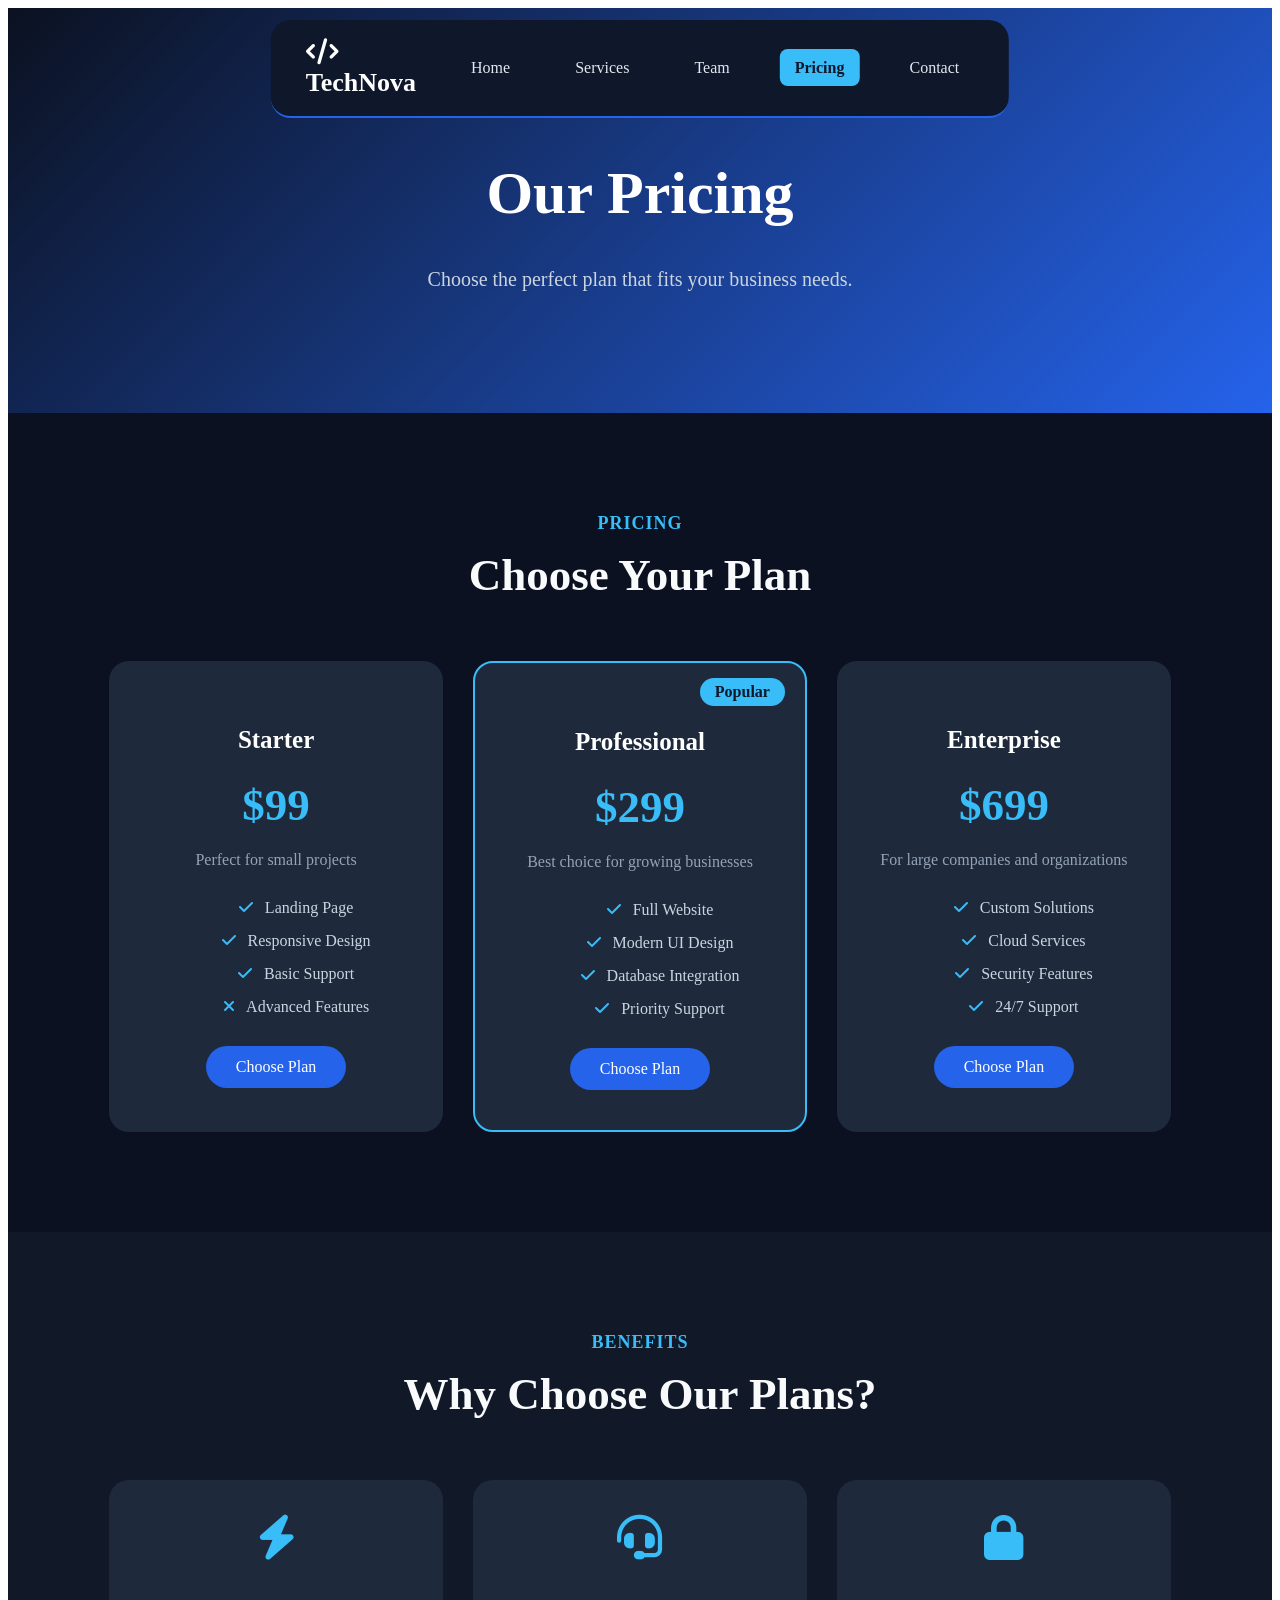
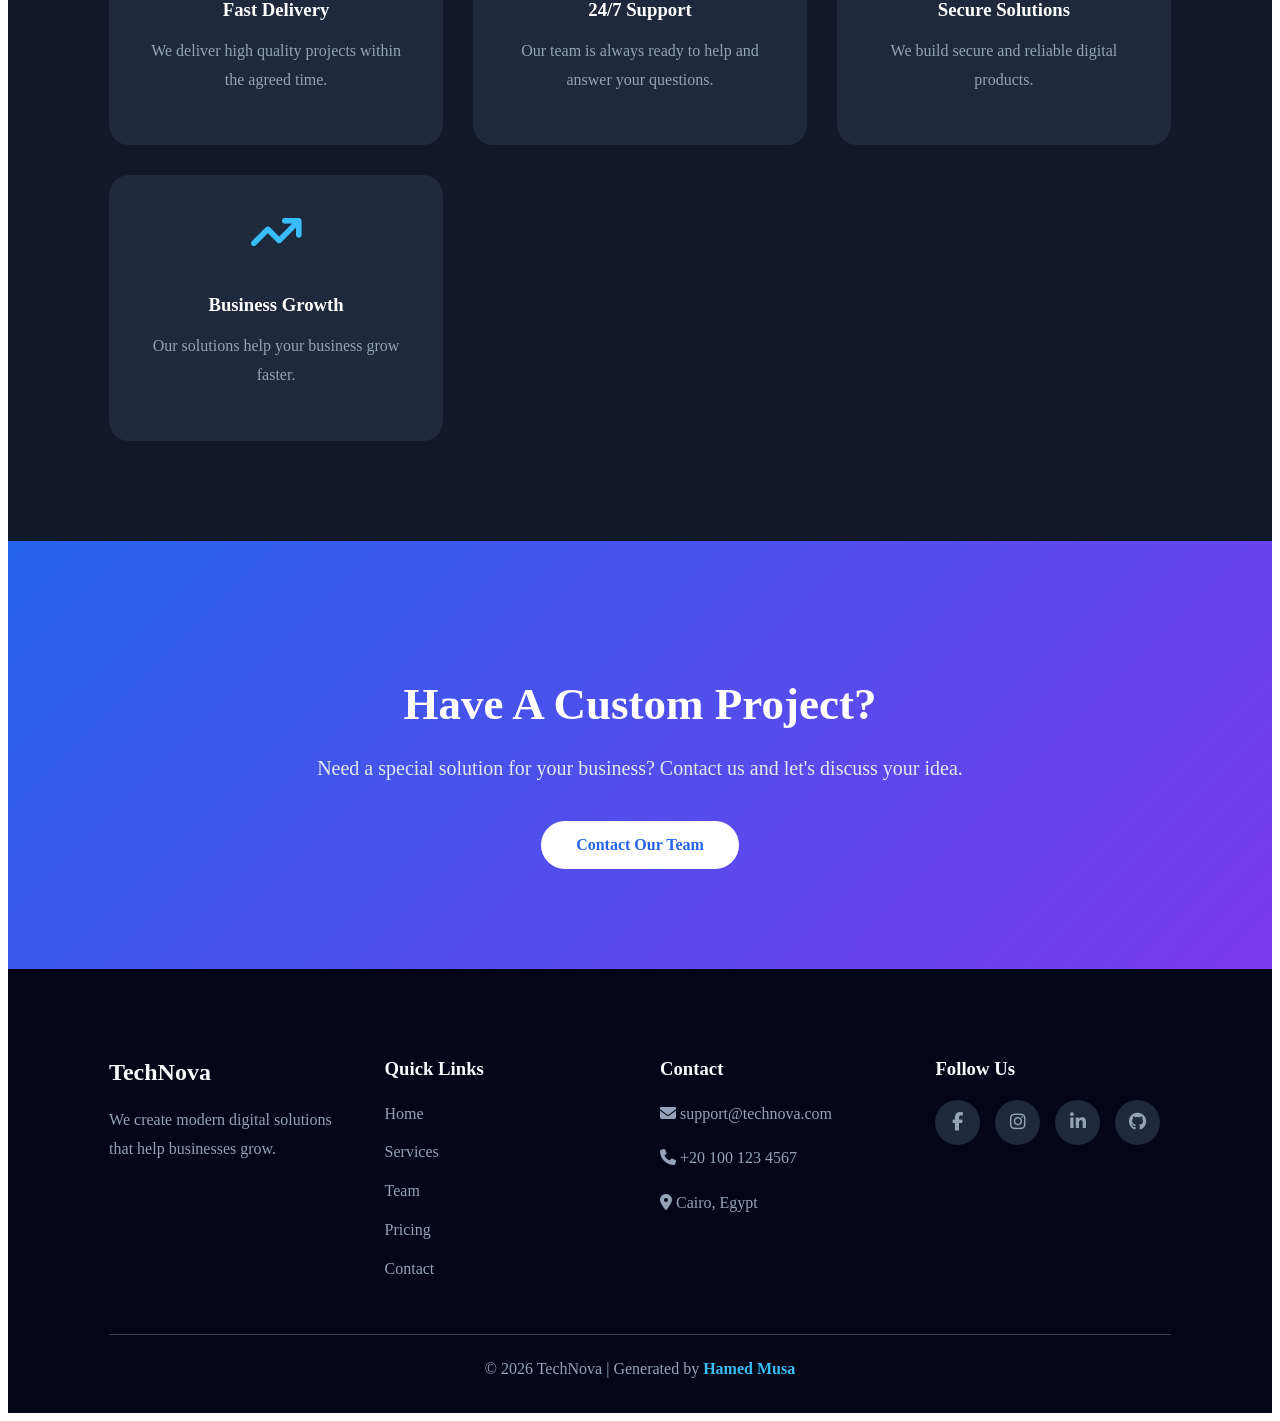
<file: pricing.html>
<!DOCTYPE html>
<html lang="en">

<head>
    <meta charset="UTF-8">
    <meta name="viewport" content="width=device-width, initial-scale=1.0">
    <title>Pricing</title>
    <link rel="stylesheet" href="Css/programming.css">
    <link rel="stylesheet" href="https://cdnjs.cloudflare.com/ajax/libs/font-awesome/6.7.2/css/all.min.css">
</head>

<body>
    <nav class="company-navbar">
        <a href="#" class="logo">

            <i class="fa-solid fa-code"></i>

            TechNova

        </a>
        <ul>

            <li><a href="index.html">Home</a></li>

            <li><a href="services.html">Services</a></li>

            <li><a href="team.html">Team</a></li>

            <li><a href="pricing.html" class="active">Pricing</a></li>

            <li><a href="contact.html">Contact</a></li>

        </ul>
        <div class="menu-btn">

            <i class="fa-solid fa-bars"></i>

        </div>
    </nav>
    <section class="page-hero">

        <h1>Our Pricing</h1>

        <p>
            Choose the perfect plan that fits your business needs.
        </p>

    </section>
    <!--=========================
        Pricing Plans
==========================-->

    <section class="pricing-page">


        <div class="section-title">

            <span>Pricing</span>

            <h2>Choose Your Plan</h2>

        </div>


        <div class="pricing-grid">


            <div class="price-card">

                <h3>Starter</h3>

                <h2>$99</h2>

                <p>Perfect for small projects</p>

                <ul>

                    <li><i class="fa-solid fa-check"></i> Landing Page</li>

                    <li><i class="fa-solid fa-check"></i> Responsive Design</li>

                    <li><i class="fa-solid fa-check"></i> Basic Support</li>

                    <li><i class="fa-solid fa-xmark"></i> Advanced Features</li>

                </ul>

                <a href="contact.html">Choose Plan</a>

            </div>



            <div class="price-card popular">

                <span class="badge">Popular</span>

                <h3>Professional</h3>

                <h2>$299</h2>

                <p>Best choice for growing businesses</p>

                <ul>

                    <li><i class="fa-solid fa-check"></i> Full Website</li>

                    <li><i class="fa-solid fa-check"></i> Modern UI Design</li>

                    <li><i class="fa-solid fa-check"></i> Database Integration</li>

                    <li><i class="fa-solid fa-check"></i> Priority Support</li>

                </ul>

                <a href="contact.html">Choose Plan</a>

            </div>



            <div class="price-card">

                <h3>Enterprise</h3>

                <h2>$699</h2>

                <p>For large companies and organizations</p>

                <ul>

                    <li><i class="fa-solid fa-check"></i> Custom Solutions</li>

                    <li><i class="fa-solid fa-check"></i> Cloud Services</li>

                    <li><i class="fa-solid fa-check"></i> Security Features</li>

                    <li><i class="fa-solid fa-check"></i> 24/7 Support</li>

                </ul>

                <a href="contact.html">Choose Plan</a>

            </div>


        </div>


    </section>
    <!--=========================
     Why Choose Plans
==========================-->

    <section class="choose-plans">


        <div class="section-title">

            <span>Benefits</span>

            <h2>Why Choose Our Plans?</h2>

        </div>


        <div class="benefits-grid">


            <div class="benefit-card">

                <i class="fa-solid fa-bolt"></i>

                <h3>Fast Delivery</h3>

                <p>
                    We deliver high quality projects
                    within the agreed time.
                </p>

            </div>



            <div class="benefit-card">

                <i class="fa-solid fa-headset"></i>

                <h3>24/7 Support</h3>

                <p>
                    Our team is always ready to help
                    and answer your questions.
                </p>

            </div>



            <div class="benefit-card">

                <i class="fa-solid fa-lock"></i>

                <h3>Secure Solutions</h3>

                <p>
                    We build secure and reliable
                    digital products.
                </p>

            </div>



            <div class="benefit-card">

                <i class="fa-solid fa-arrow-trend-up"></i>

                <h3>Business Growth</h3>

                <p>
                    Our solutions help your business
                    grow faster.
                </p>

            </div>


        </div>


    </section>
    <!--=========================
        Pricing CTA
==========================-->

    <section class="pricing-cta">

        <h2>Have A Custom Project?</h2>

        <p>
            Need a special solution for your business?
            Contact us and let's discuss your idea.
        </p>

        <a href="contact.html">
            Contact Our Team
        </a>

    </section>
    <footer class="company-footer">

        <div class="footer-container">


            <div class="footer-about">

                <h2>TechNova</h2>

                <p>
                    We create modern digital solutions
                    that help businesses grow.
                </p>

            </div>



            <div class="footer-links">

                <h3>Quick Links</h3>

                <a href="company.html">Home</a>
                <a href="services.html">Services</a>
                <a href="team.html">Team</a>
                <a href="pricing.html">Pricing</a>
                <a href="contact.html">Contact</a>

            </div>



            <div class="footer-contact">

                <h3>Contact</h3>

                <p>
                    <i class="fa-solid fa-envelope"></i>
                    support@technova.com
                </p>

                <p>
                    <i class="fa-solid fa-phone"></i>
                    +20 100 123 4567
                </p>

                <p>
                    <i class="fa-solid fa-location-dot"></i>
                    Cairo, Egypt
                </p>

            </div>



            <div class="footer-social">

                <h3>Follow Us</h3>

                <div class="social-icons">

                    <a href="#">
                        <i class="fa-brands fa-facebook-f"></i>
                    </a>

                    <a href="#">
                        <i class="fa-brands fa-instagram"></i>
                    </a>

                    <a href="#">
                        <i class="fa-brands fa-linkedin-in"></i>
                    </a>

                    <a href="#">
                        <i class="fa-brands fa-github"></i>
                    </a>

                </div>

            </div>


        </div>


        <hr>


        <p class="copyright">

            © 2026 TechNova | Generated by <strong>Hamed Musa</strong>

        </p>


    </footer>
    <script src="Js/programming.js"></script>
</body>

</html>
</file>
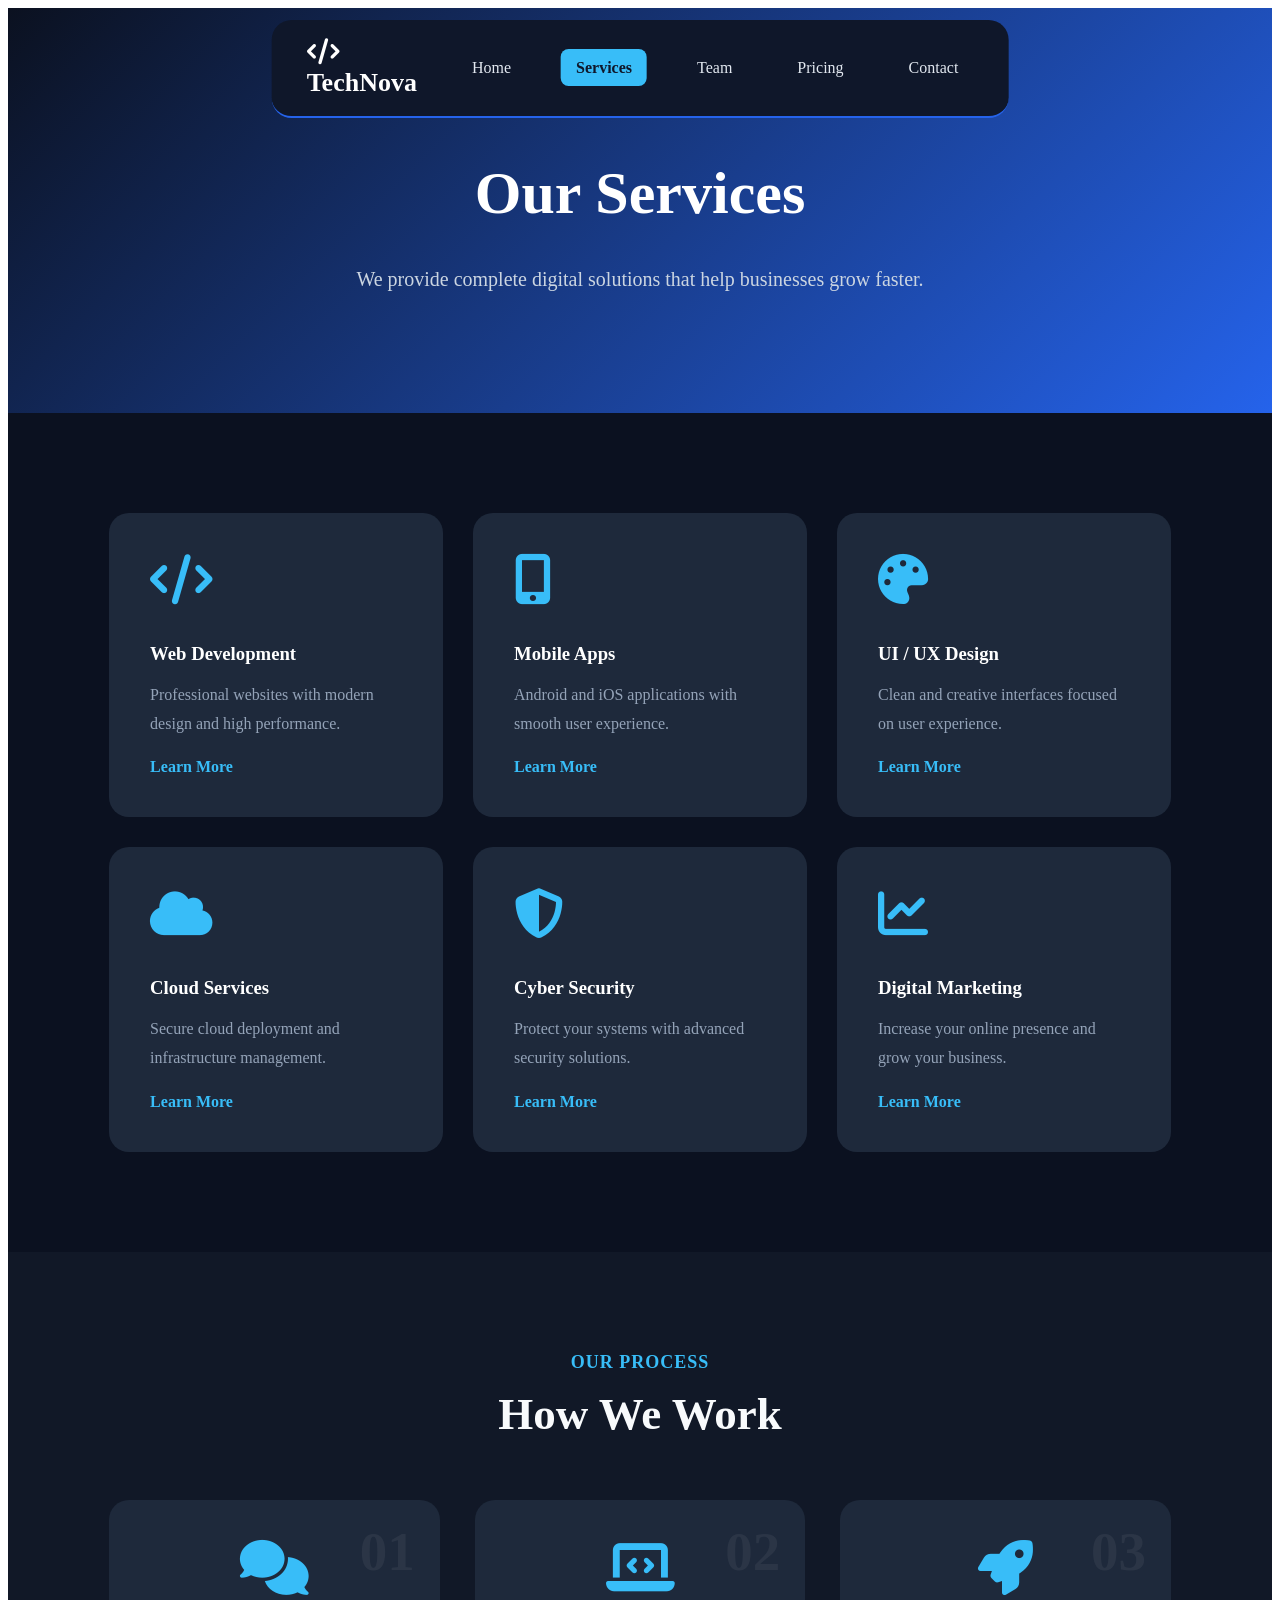
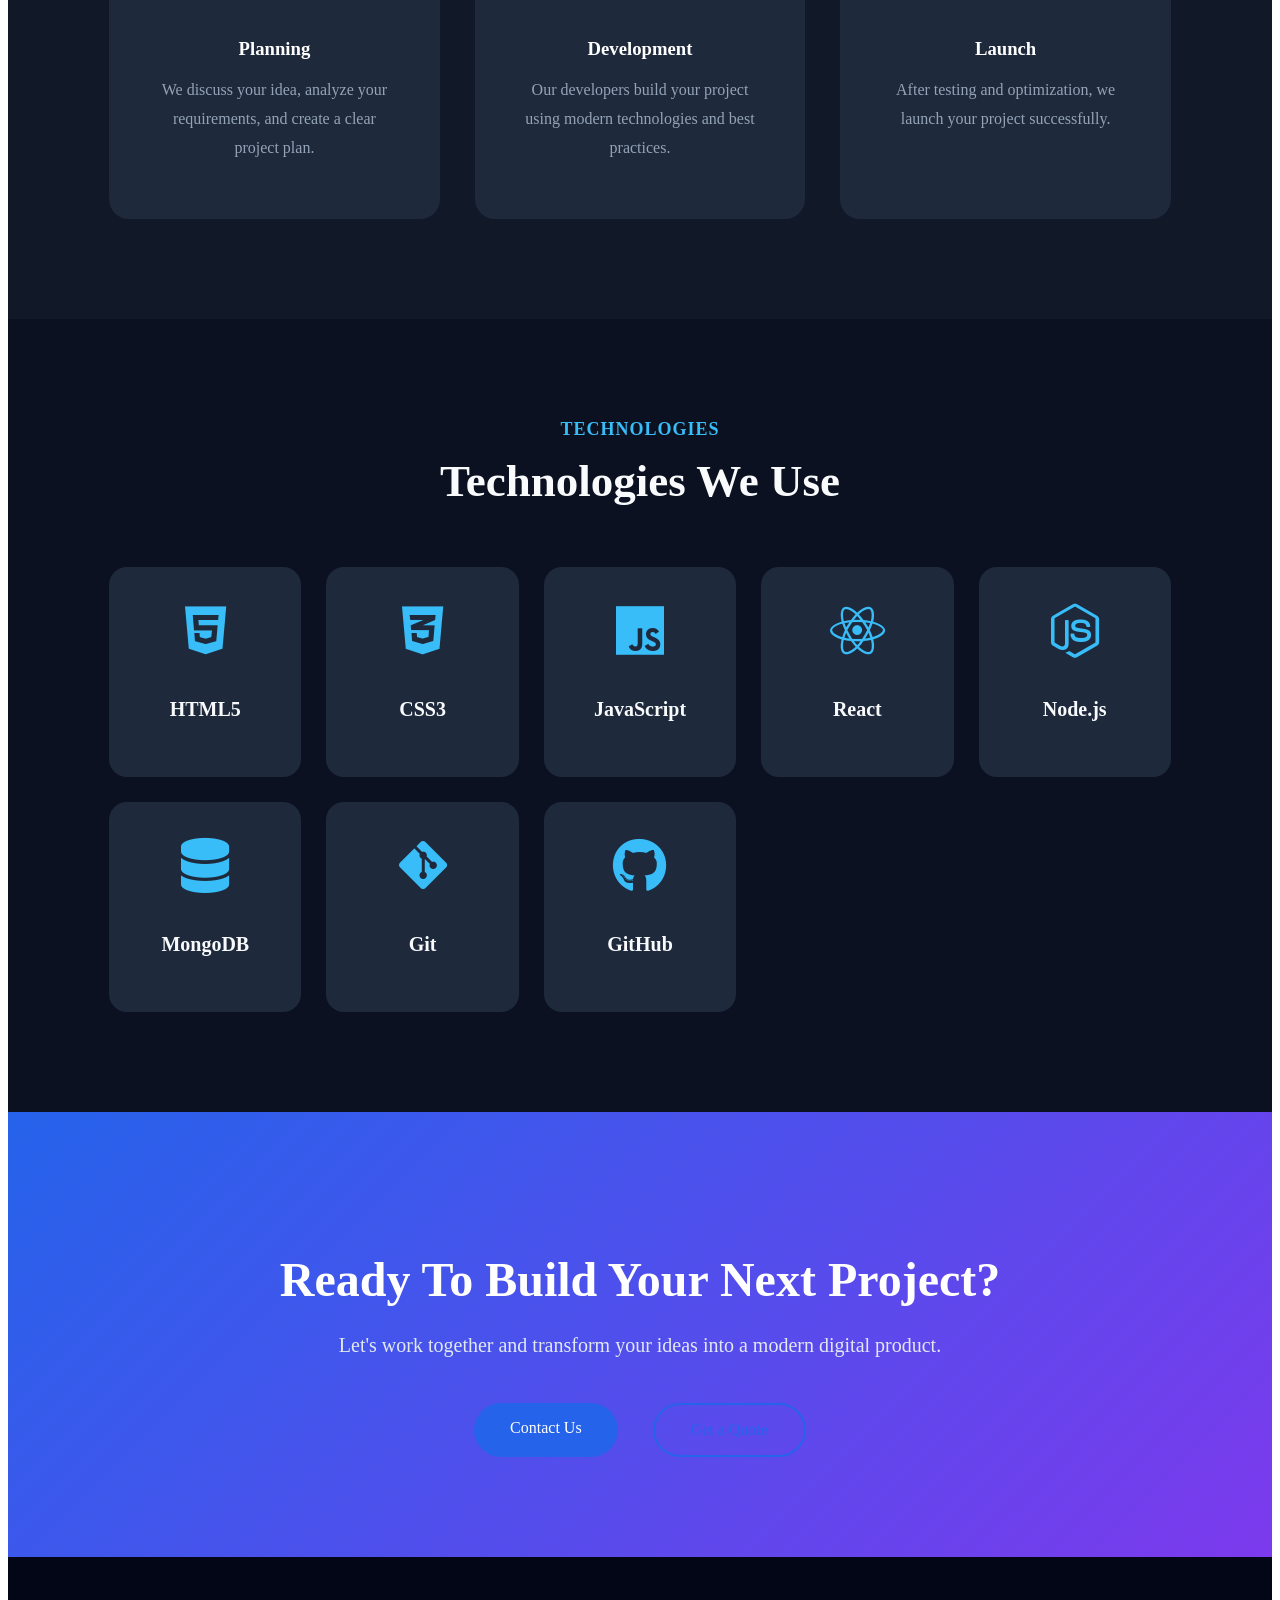
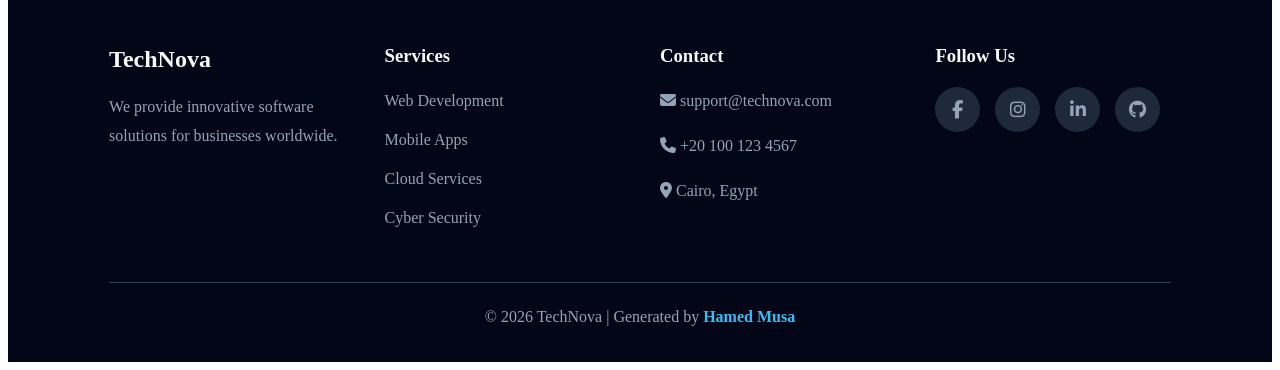
<file: services.html>
<!DOCTYPE html>
<html lang="en">

<head>

    <meta charset="UTF-8">

    <meta name="viewport" content="width=device-width, initial-scale=1.0">

    <title>Services | TechNova</title>

    <link rel="stylesheet" href="Css/programming.css">

    <link rel="stylesheet" href="https://cdnjs.cloudflare.com/ajax/libs/font-awesome/6.7.2/css/all.min.css">

</head>

<body>
    <nav class="company-navbar">
        <a href="#" class="logo">

            <i class="fa-solid fa-code"></i>

            TechNova

        </a>
        <ul>

            <li><a href="index.html">Home</a></li>

            <li><a href="services.html" class="active">Services</a></li>

            <li><a href="team.html">Team</a></li>

            <li><a href="pricing.html">Pricing</a></li>

            <li><a href="contact.html">Contact</a></li>

        </ul>
        <div class="menu-btn">

            <i class="fa-solid fa-bars"></i>

        </div>
    </nav>

    <section class="page-hero">

        <h1>Our Services</h1>

        <p>

            We provide complete digital solutions that help
            businesses grow faster.

        </p>

    </section>
    <!--=========================
        Services
==========================-->

    <section class="services-page">

        <div class="services-grid">

            <div class="service-box">

                <i class="fa-solid fa-code"></i>

                <h3>Web Development</h3>

                <p>
                    Professional websites with modern design and high performance.
                </p>

                <a href="#">Learn More</a>

            </div>

            <div class="service-box">

                <i class="fa-solid fa-mobile-screen-button"></i>

                <h3>Mobile Apps</h3>

                <p>
                    Android and iOS applications with smooth user experience.
                </p>

                <a href="#">Learn More</a>

            </div>

            <div class="service-box">

                <i class="fa-solid fa-palette"></i>

                <h3>UI / UX Design</h3>

                <p>
                    Clean and creative interfaces focused on user experience.
                </p>

                <a href="#">Learn More</a>

            </div>

            <div class="service-box">

                <i class="fa-solid fa-cloud"></i>

                <h3>Cloud Services</h3>

                <p>
                    Secure cloud deployment and infrastructure management.
                </p>

                <a href="#">Learn More</a>

            </div>

            <div class="service-box">

                <i class="fa-solid fa-shield-halved"></i>

                <h3>Cyber Security</h3>

                <p>
                    Protect your systems with advanced security solutions.
                </p>

                <a href="#">Learn More</a>

            </div>

            <div class="service-box">

                <i class="fa-solid fa-chart-line"></i>

                <h3>Digital Marketing</h3>

                <p>
                    Increase your online presence and grow your business.
                </p>

                <a href="#">Learn More</a>

            </div>

        </div>

    </section>
    <!--=========================
        Work Process
==========================-->

    <section class="work-process">

        <div class="section-title">

            <span>Our Process</span>

            <h2>How We Work</h2>

        </div>

        <div class="process-grid">

            <div class="process-card">

                <div class="process-number">01</div>

                <i class="fa-solid fa-comments"></i>

                <h3>Planning</h3>

                <p>
                    We discuss your idea, analyze your requirements,
                    and create a clear project plan.
                </p>

            </div>

            <div class="process-card">

                <div class="process-number">02</div>

                <i class="fa-solid fa-laptop-code"></i>

                <h3>Development</h3>

                <p>
                    Our developers build your project using
                    modern technologies and best practices.
                </p>

            </div>

            <div class="process-card">

                <div class="process-number">03</div>

                <i class="fa-solid fa-rocket"></i>

                <h3>Launch</h3>

                <p>
                    After testing and optimization,
                    we launch your project successfully.
                </p>

            </div>

        </div>

    </section>
    <!--=========================
     Technologies
==========================-->

    <section class="technologies">

        <div class="section-title">

            <span>Technologies</span>

            <h2>Technologies We Use</h2>

        </div>

        <div class="tech-grid">

            <div class="tech-card">
                <i class="fa-brands fa-html5"></i>
                <h3>HTML5</h3>
            </div>

            <div class="tech-card">
                <i class="fa-brands fa-css3-alt"></i>
                <h3>CSS3</h3>
            </div>

            <div class="tech-card">
                <i class="fa-brands fa-js"></i>
                <h3>JavaScript</h3>
            </div>

            <div class="tech-card">
                <i class="fa-brands fa-react"></i>
                <h3>React</h3>
            </div>

            <div class="tech-card">
                <i class="fa-brands fa-node-js"></i>
                <h3>Node.js</h3>
            </div>

            <div class="tech-card">
                <i class="fa-solid fa-database"></i>
                <h3>MongoDB</h3>
            </div>

            <div class="tech-card">
                <i class="fa-brands fa-git-alt"></i>
                <h3>Git</h3>
            </div>

            <div class="tech-card">
                <i class="fa-brands fa-github"></i>
                <h3>GitHub</h3>
            </div>

        </div>

    </section>
    <!--=========================
        CTA Section
==========================-->

    <section class="services-cta">

        <h2>Ready To Build Your Next Project?</h2>

        <p>

            Let's work together and transform your ideas
            into a modern digital product.

        </p>

        <div class="cta-buttons">

            <a href="contact.html" class="btn-primary">

                Contact Us

            </a>

            <a href="pricing.html" class="btn-secondary">

                Get a Quote

            </a>

        </div>

    </section>
    <footer class="company-footer">

        <div class="footer-container">

            <div class="footer-about">

                <h2>TechNova</h2>

                <p>
                    We provide innovative software solutions
                    for businesses worldwide.
                </p>

            </div>

            <div class="footer-links">

                <h3>Services</h3>

                <a href="#">Web Development</a>
                <a href="#">Mobile Apps</a>
                <a href="#">Cloud Services</a>
                <a href="#">Cyber Security</a>

            </div>

            <div class="footer-contact">

                <h3>Contact</h3>

                <p><i class="fa-solid fa-envelope"></i> support@technova.com</p>

                <p><i class="fa-solid fa-phone"></i> +20 100 123 4567</p>

                <p><i class="fa-solid fa-location-dot"></i> Cairo, Egypt</p>

            </div>

            <div class="footer-social">

                <h3>Follow Us</h3>

                <div class="social-icons">

                    <a href="#"><i class="fa-brands fa-facebook-f"></i></a>

                    <a href="#"><i class="fa-brands fa-instagram"></i></a>

                    <a href="#"><i class="fa-brands fa-linkedin-in"></i></a>

                    <a href="#"><i class="fa-brands fa-github"></i></a>

                </div>

            </div>

        </div>

        <hr>

        <p class="copyright">

            © 2026 TechNova | Generated by <strong>Hamed Musa</strong>

        </p>

    </footer>


    <script src="Js/programming.js"></script>
</body>

</html>
</file>
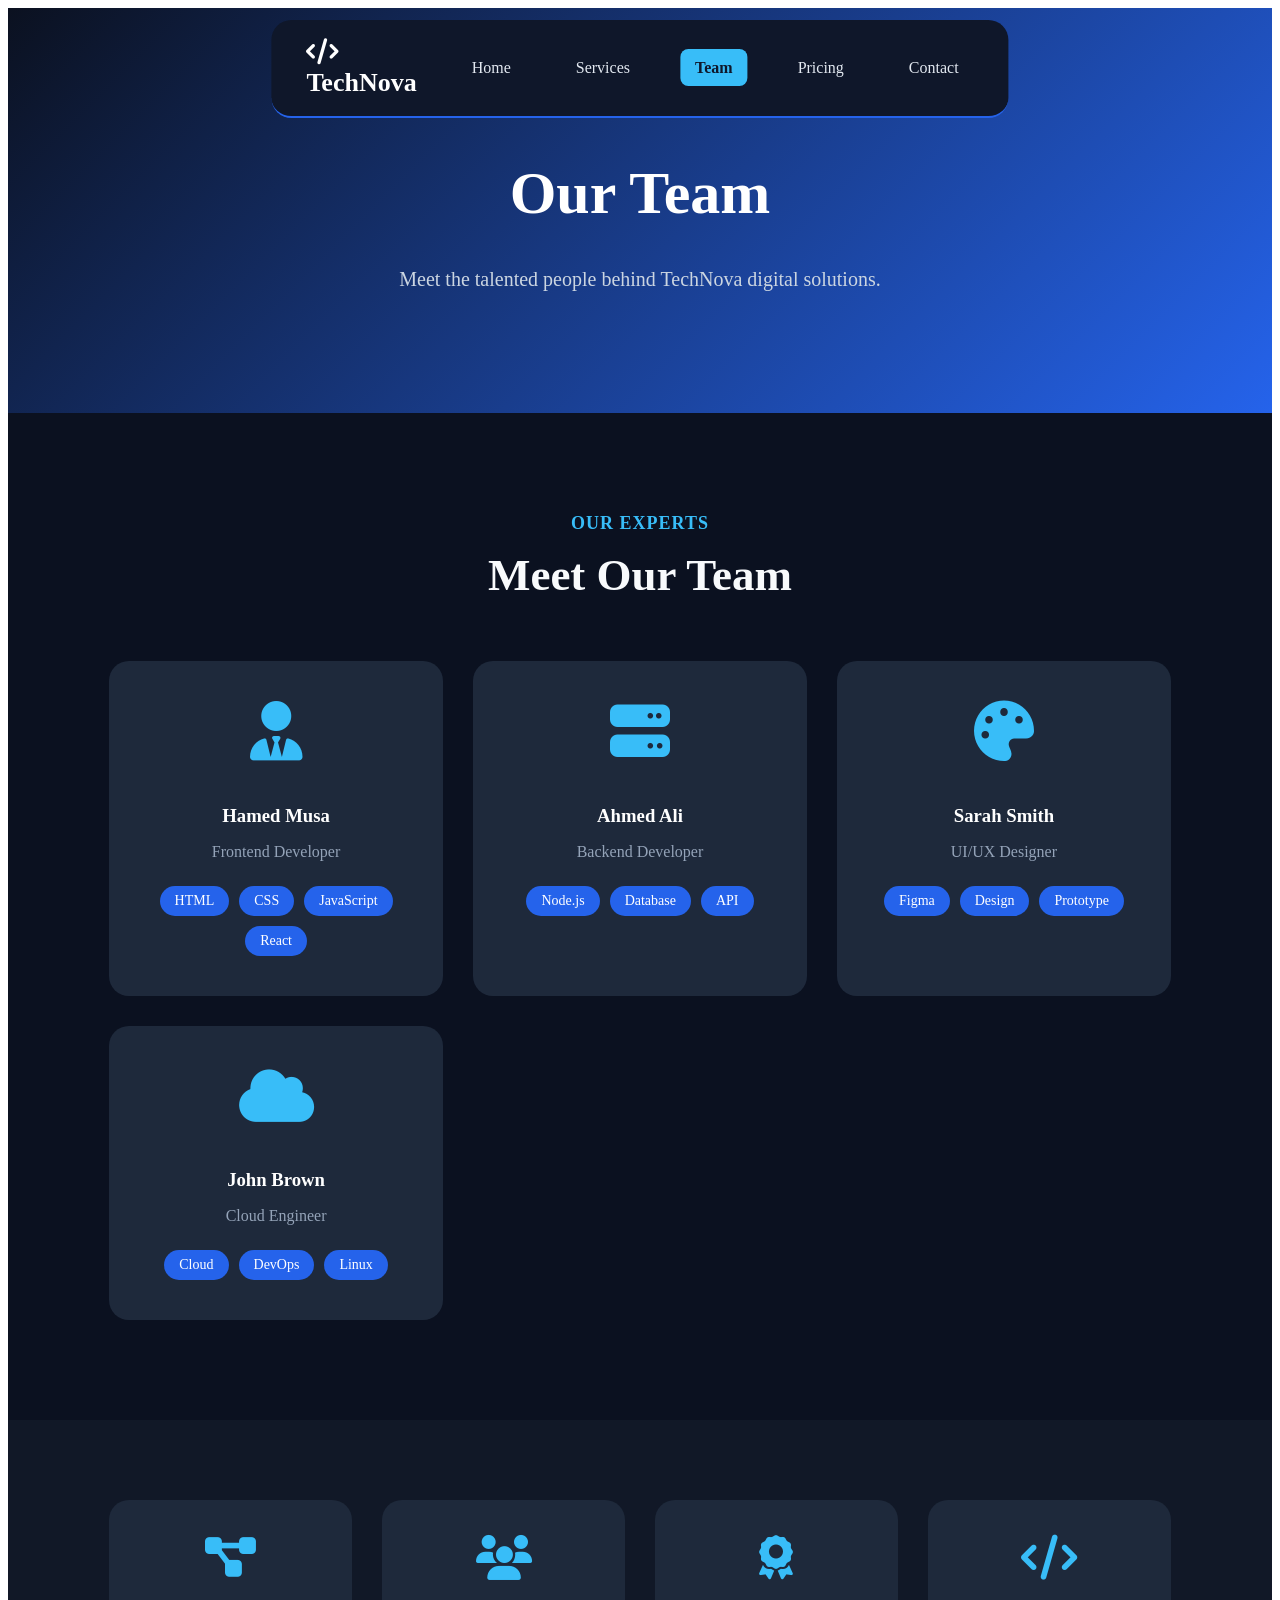
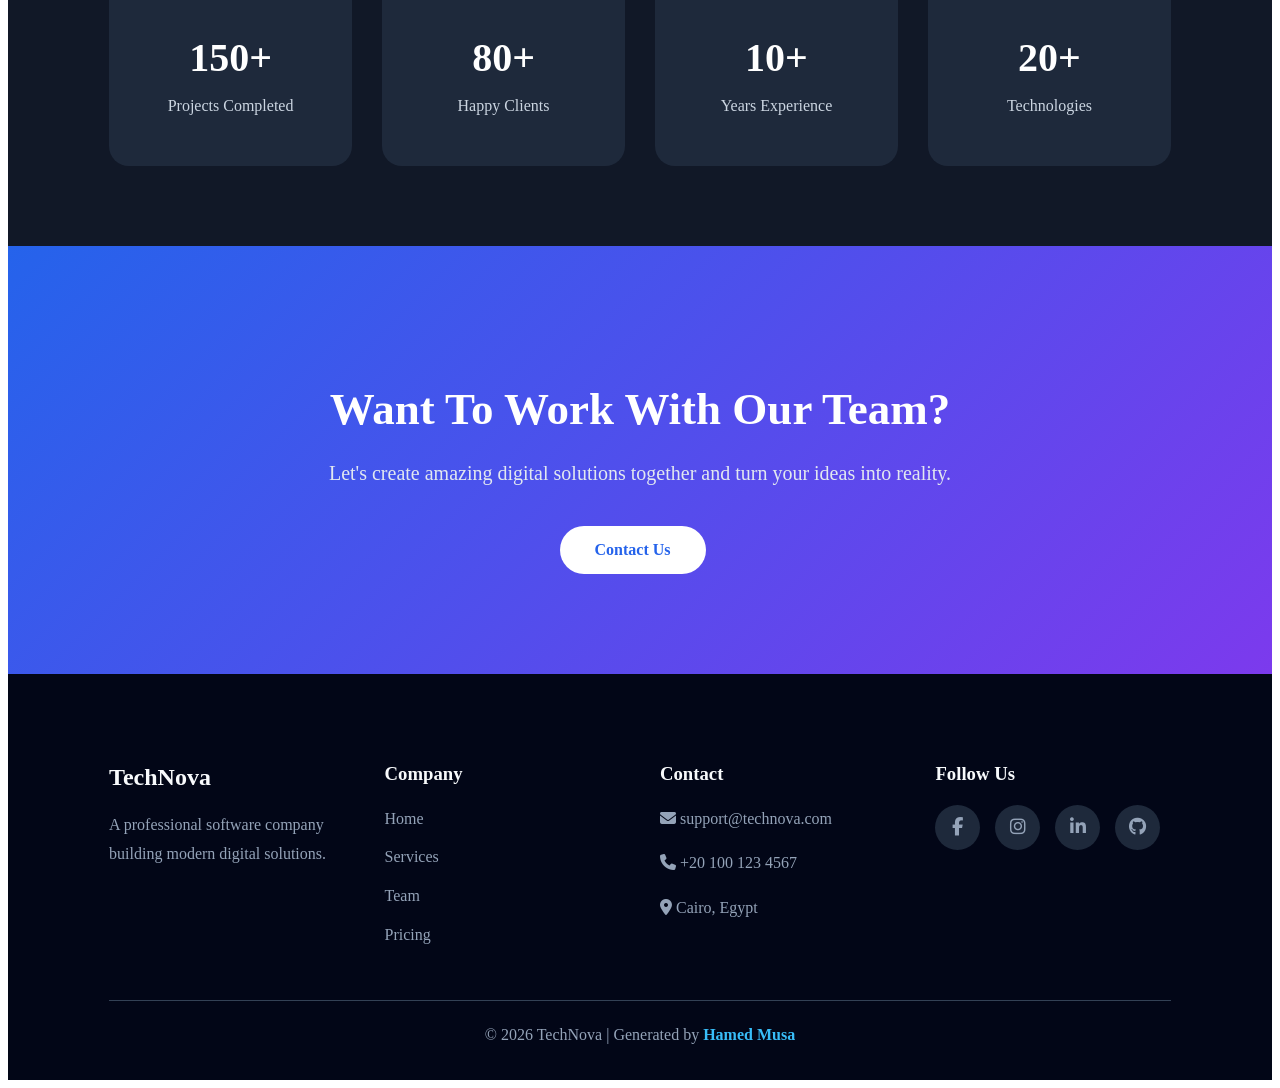
<file: team.html>
<!DOCTYPE html>
<html lang="en">

<head>
    <meta charset="UTF-8">
    <meta name="viewport" content="width=device-width, initial-scale=1.0">
    <title>Our team</title>
    <link rel="stylesheet" href="Css/programming.css">
    <link rel="stylesheet" href="https://cdnjs.cloudflare.com/ajax/libs/font-awesome/6.7.2/css/all.min.css">
</head>

<body>
    <nav class="company-navbar">
        <a href="#" class="logo">

            <i class="fa-solid fa-code"></i>

            TechNova

        </a>
        <ul>

            <li><a href="index.html">Home</a></li>

            <li><a href="services.html">Services</a></li>

            <li><a href="team.html" class="active">Team</a></li>

            <li><a href="pricing.html">Pricing</a></li>

            <li><a href="contact.html">Contact</a></li>

        </ul>
        <div class="menu-btn">

            <i class="fa-solid fa-bars"></i>

        </div>
    </nav>

    <section class="page-hero team-hero">

        <h1>Our Team</h1>

        <p>
            Meet the talented people behind TechNova
            digital solutions.
        </p>

    </section>
    <section class="team-page">

        <div class="section-title">

            <span>Our Experts</span>

            <h2>Meet Our Team</h2>

        </div>


        <div class="team-grid">


            <div class="member-card">

                <i class="fa-solid fa-user-tie"></i>

                <h3>Hamed Musa</h3>

                <p>Frontend Developer</p>

                <div class="skills">

                    <span>HTML</span>
                    <span>CSS</span>
                    <span>JavaScript</span>
                    <span>React</span>

                </div>

            </div>


            <div class="member-card">

                <i class="fa-solid fa-server"></i>

                <h3>Ahmed Ali</h3>

                <p>Backend Developer</p>

                <div class="skills">

                    <span>Node.js</span>
                    <span>Database</span>
                    <span>API</span>

                </div>

            </div>


            <div class="member-card">

                <i class="fa-solid fa-palette"></i>

                <h3>Sarah Smith</h3>

                <p>UI/UX Designer</p>

                <div class="skills">

                    <span>Figma</span>
                    <span>Design</span>
                    <span>Prototype</span>

                </div>

            </div>


            <div class="member-card">

                <i class="fa-solid fa-cloud"></i>

                <h3>John Brown</h3>

                <p>Cloud Engineer</p>

                <div class="skills">

                    <span>Cloud</span>
                    <span>DevOps</span>
                    <span>Linux</span>

                </div>

            </div>


        </div>


    </section>
    <!--=========================
        Team Stats
==========================-->

    <section class="team-stats">

        <div class="stats-box">

            <i class="fa-solid fa-diagram-project"></i>

            <h2>150+</h2>

            <p>Projects Completed</p>

        </div>


        <div class="stats-box">

            <i class="fa-solid fa-users"></i>

            <h2>80+</h2>

            <p>Happy Clients</p>

        </div>


        <div class="stats-box">

            <i class="fa-solid fa-award"></i>

            <h2>10+</h2>

            <p>Years Experience</p>

        </div>


        <div class="stats-box">

            <i class="fa-solid fa-code"></i>

            <h2>20+</h2>

            <p>Technologies</p>

        </div>

    </section>
    <!--=========================
        Team CTA
==========================-->

    <section class="team-cta">

        <h2>Want To Work With Our Team?</h2>

        <p>
            Let's create amazing digital solutions together
            and turn your ideas into reality.
        </p>

        <a href="contact.html" class="btn-primary">
            Contact Us
        </a>

    </section>
    <footer class="company-footer">

        <div class="footer-container">

            <div class="footer-about">

                <h2>TechNova</h2>

                <p>
                    A professional software company building
                    modern digital solutions.
                </p>

            </div>


            <div class="footer-links">

                <h3>Company</h3>

                <a href="company.html">Home</a>
                <a href="services.html">Services</a>
                <a href="team.html">Team</a>
                <a href="pricing.html">Pricing</a>

            </div>


            <div class="footer-contact">

                <h3>Contact</h3>

                <p>
                    <i class="fa-solid fa-envelope"></i>
                    support@technova.com
                </p>

                <p>
                    <i class="fa-solid fa-phone"></i>
                    +20 100 123 4567
                </p>

                <p>
                    <i class="fa-solid fa-location-dot"></i>
                    Cairo, Egypt
                </p>

            </div>


            <div class="footer-social">

                <h3>Follow Us</h3>

                <div class="social-icons">

                    <a href="#">
                        <i class="fa-brands fa-facebook-f"></i>
                    </a>

                    <a href="#">
                        <i class="fa-brands fa-instagram"></i>
                    </a>

                    <a href="#">
                        <i class="fa-brands fa-linkedin-in"></i>
                    </a>

                    <a href="#">
                        <i class="fa-brands fa-github"></i>
                    </a>

                </div>

            </div>

        </div>


        <hr>


        <p class="copyright">

            © 2026 TechNova | Generated by
            <strong>Hamed Musa</strong>

        </p>


    </footer>

    <script src="Js/programming.js"></script>
</body>

</html>
</file>
<file: Css/programming.css>
/*=========================
          Hero
=========================*/

.hero {

    min-height: 100vh;
    overflow: hidden;
    background: #0B1120;

    display: flex;

    justify-content: space-between;

    align-items: center;

    padding: 160px 8% 120px;

}

.hero-content {

    flex: 1;

}

.hero-content span {

    color: #2563EB;

    font-size: 22px;

    font-weight: bold;

}

.hero-content h1 {

    color: #F8FAFC;

    font-size: 65px;

    line-height: 1.2;

    margin: 25px 0;

}

.hero-content p {

    color: #94A3B8;

    font-size: 19px;

    line-height: 1.8;

    max-width: 600px;

}

.hero-buttons {

    margin-top: 40px;

}



.btn-primary {

    background: #2563EB;

    color: white;

    padding: 16px 36px;

    border-radius: 50px;

    margin-right: 15px;

    transition: .3s;

}

.btn-primary:hover {

    background: #1D4ED8;

}

.btn-secondary {

    border: 2px solid #2563EB;

    color: #2563EB;

    padding: 16px 36px;

    border-radius: 50px;

    transition: .3s;

}

.btn-secondary:hover {

    background: #2563EB;

    color: white;

}

.hero-image {

    flex: 1;

    text-align: center;

}

.hero-image img {

    width: 100%;

    max-width: 600px;

}

/*=========================
      Company Navbar
=========================*/

.company-navbar {

    position: absolute;

    max-width: 100%;

    top: 20px;

    left: 50%;

    transform: translateX(-50%);

    .company-navbar {
        left: 50%;
        transform: translateX(-50%);
        width: calc(100% - 20px);
    }

    display: flex;

    justify-content: space-between;

    align-items: center;

    padding: 18px 35px;

    border-radius: 20px;

    background: #0F172A;
    border-bottom: 2px solid #2563EB;


}

.company-navbar .logo {

    color: white;

    font-size: 26px;

    font-weight: bold;

}

.company-navbar ul {

    display: flex;

    gap: 35px;

}

.company-navbar ul li {

    list-style: none;

}

.company-navbar ul li a {

    color: #E2E8F0;
    padding: 10px 15px;
    transition: .3s;
    border-radius: 8px;
}

.company-navbar ul li a:hover {

    background: #2563EB;
    color: white;
}

.company-navbar ul li a.active {
    background: #38BDF8;
    color: #0F172A;
    font-weight: bold;
}

.hire-btn {

    background: #2563EB;

    color: white;

    padding: 12px 28px;

    border-radius: 50px;

    transition: .3s;

}

.hire-btn:hover {

    background: #1D4ED8;

}

/*=========================
      Clients
=========================*/

.clients {

    padding: 80px 8%;

    background: #111827;

    text-align: center;

}

.clients h2 {

    color: white;

    margin-bottom: 50px;

    font-size: 40px;

}

.clients-container {

    display: grid;

    grid-template-columns: repeat(auto-fit, minmax(180px, 1fr));

    gap: 25px;

}

.client-box {

    background: #1F2937;

    border-radius: 18px;

    height: 140px;

    display: flex;

    justify-content: center;

    align-items: center;

    transition: .4s;

    border: 1px solid transparent;

}

.client-box:hover {

    transform: translateY(-10px);

    border-color: #2563EB;

    box-shadow: 0 10px 25px rgba(37, 99, 235, .3);

}

.client-box img {

    width: 130px;

    height: 60px;

    object-fit: contain;

    filter: grayscale(100%);

    opacity: .7;

    transition: .4s;

}

.client-box:hover img {

    filter: grayscale(0);

    opacity: 1;

    transform: scale(1.08);

}

/*=========================
      Company Services
=========================*/

.company-services {

    padding: 100px 8%;

    background: #0F172A;

}

.service-grid {

    display: grid;

    grid-template-columns: repeat(auto-fit, minmax(300px, 1fr));

    gap: 30px;

    margin-top: 60px;

}

.service-card {

    background: #1E293B;

    padding: 40px 30px;

    border-radius: 20px;

    transition: .4s;

    text-align: center;

    border: 1px solid transparent;

}

.service-card:hover {

    transform: translateY(-10px);

    border-color: #2563EB;

}

.service-card i {

    font-size: 55px;

    color: #2563EB;

    margin-bottom: 25px;

}

.service-card h3 {

    color: white;

    margin-bottom: 15px;

    font-size: 26px;

}

.service-card p {

    color: #94A3B8;

    line-height: 1.8;

}

/*=========================
        Statistics
=========================*/

.stats {

    padding: 90px 8%;

    background: #111827;

}

.stats-container {

    display: grid;

    grid-template-columns: repeat(auto-fit, minmax(220px, 1fr));

    gap: 30px;

}

.stat-box {

    background: #1E293B;

    padding: 40px;

    border-radius: 18px;

    text-align: center;

    transition: .3s;

}

.stat-box:hover {

    transform: translateY(-10px);

}

.stat-box h2 {

    color: #38BDF8;

    font-size: 55px;

    margin-bottom: 15px;

}

.stat-box p {

    color: white;

    font-size: 20px;

}

/*=========================
      Why Choose Us
=========================*/

.why-us {

    padding: 100px 8%;

    background: #111827;

}

.why-grid {

    display: grid;

    grid-template-columns: repeat(auto-fit, minmax(280px, 1fr));

    gap: 30px;

    margin-top: 60px;

}

.why-card {

    background: #1E293B;

    padding: 40px 30px;

    border-radius: 20px;

    text-align: center;

    transition: .4s;

    border: 1px solid transparent;

}

.why-card:hover {

    transform: translateY(-10px);

    border-color: #2563EB;

    box-shadow: 0 15px 30px rgba(37, 99, 235, .25);

}

.why-card i {

    font-size: 55px;

    color: #38BDF8;

    margin-bottom: 25px;

}

.why-card h3 {

    color: white;

    margin-bottom: 15px;

}

.why-card p {

    color: #94A3B8;

    line-height: 1.8;

}

/*=========================
        Team
=========================*/

.team {

    padding: 100px 8%;

    background: #0B1120;

}

.team-grid {

    display: grid;

    grid-template-columns: repeat(auto-fit, minmax(260px, 1fr));

    gap: 30px;

    margin-top: 60px;

}

.team-card {

    background: #1E293B;

    padding: 40px;

    border-radius: 20px;

    text-align: center;

    transition: .4s;

}

.team-card:hover {

    transform: translateY(-10px);

    box-shadow: 0 15px 30px rgba(37, 99, 235, .25);

}

.team-card i:first-child {

    font-size: 60px;

    color: #38BDF8;

    margin-bottom: 20px;

}

.team-card h3 {

    color: white;

    margin-bottom: 10px;

}

.team-card p {

    color: #94A3B8;

}

.team-icons {

    margin-top: 25px;

    display: flex;

    justify-content: center;

    gap: 20px;

}

.team-icons i {

    color: #38BDF8;

    font-size: 22px;

    cursor: pointer;

    transition: .3s;

}

.team-icons i:hover {

    color: white;

}

/*=========================
      Section Title
=========================*/

.section-title {

    text-align: center;

    margin-bottom: 50px;

}

.section-title span {

    color: #38BDF8;

    font-size: 18px;

    font-weight: 600;

    letter-spacing: 1px;

    text-transform: uppercase;

}

.section-title h2 {

    color: #F8FAFC;

    font-size: 45px;

    margin-top: 15px;

    font-weight: 700;

}

/*=========================
      Testimonials
=========================*/

.testimonials {

    padding: 100px 8%;

    background: #111827;

}

.testimonials-grid {

    display: grid;

    grid-template-columns: repeat(auto-fit, minmax(320px, 1fr));

    gap: 30px;

    margin-top: 60px;

}

.testimonial-card {

    background: #1E293B;

    padding: 35px;

    border-radius: 20px;

    transition: .4s;

}

.testimonial-card:hover {

    transform: translateY(-10px);

    box-shadow: 0 15px 30px rgba(37, 99, 235, .25);

}

.testimonial-card i {

    font-size: 40px;

    color: #38BDF8;

    margin-bottom: 20px;

}

.testimonial-card p {

    color: #CBD5E1;

    line-height: 1.8;

    margin-bottom: 25px;

}

.testimonial-card h3 {

    color: white;

    margin-bottom: 8px;

}

.testimonial-card span {

    color: #38BDF8;

    font-size: 15px;

}

/*=========================
      Company CTA
=========================*/

.company-cta {

    padding: 100px 8%;

    background: linear-gradient(135deg, #2563EB, #7C3AED);

}

.cta-box {

    text-align: center;

    max-width: 900px;

    margin: auto;

}

.cta-box h2 {

    color: white;

    font-size: 50px;

    margin-bottom: 20px;

}

.cta-box p {

    color: #E2E8F0;

    font-size: 18px;

    line-height: 1.8;

    margin-bottom: 40px;

}

.cta-buttons {

    display: flex;

    justify-content: center;

    gap: 20px;

    flex-wrap: wrap;

}

.start-btn {

    background: white;

    color: #2563EB;

    padding: 15px 35px;

    border-radius: 50px;

    font-weight: bold;

    transition: .3s;

}

.start-btn:hover {

    transform: translateY(-5px);

}

.contact-btn {

    border: 2px solid white;

    color: white;

    padding: 15px 35px;

    border-radius: 50px;

    transition: .3s;

}

.contact-btn:hover {

    background: white;

    color: #2563EB;

}

/*=========================
        Footer
=========================*/

.company-footer {

    background: #020617;

    padding: 70px 8% 20px;

}

.footer-container {

    display: grid;

    grid-template-columns: repeat(auto-fit, minmax(220px, 1fr));

    gap: 40px;

}

.company-footer h2,
.company-footer h3 {

    color: #F8FAFC;

    margin-bottom: 20px;

}

.company-footer p,
.company-footer a {

    color: #94A3B8;

    line-height: 1.8;

    display: block;

    margin-bottom: 10px;

    transition: .3s;

}

.company-footer a:hover {

    color: #38BDF8;

}

.social-icons {

    display: flex;

    gap: 15px;

    margin-top: 15px;

}

.social-icons a {

    width: 45px;

    height: 45px;

    border-radius: 50%;

    background: #1E293B;

    display: flex;

    justify-content: center;

    align-items: center;

    font-size: 18px;

}

.social-icons a:hover {

    background: #2563EB;

    color: white;

}

.company-footer hr {

    border: none;

    height: 1px;

    background: #334155;

    margin: 40px 0 20px;

}

.copyright {

    text-align: center;

    color: #94A3B8;

}

.copyright strong {

    color: #38BDF8;

}

a {
    text-decoration: none;
}

/*=========================
      Responsive
=========================*/

@media(max-width:992px) {

    .hero {

        flex-direction: column-reverse;

        text-align: center;

        gap: 50px;

    }

    .hero-content p {

        margin: auto;

    }

    .hero-buttons {

        display: flex;

        justify-content: center;

        flex-wrap: wrap;

        gap: 15px;

    }

    .company-navbar {

        width: 95%;

        padding: 15px 20px;

    }

    .company-navbar ul {

        display: flex;

        flex-wrap: wrap;

        justify-content: center;

        gap: 15px;

    }

    .company-navbar .logo {

        font-size: 22px;

    }

    .hire-btn {

        padding: 10px 20px;

        font-size: 15px;

    }

    .company-navbar ul {

        flex-wrap: wrap;

        justify-content: center;

        gap: 20px;

    }

    .hero-content h1 {

        font-size: 50px;

    }

}

@media(max-width:768px) {

    .hero {

        padding: 140px 20px 80px;

    }

    .hero-content h1 {

        font-size: 38px;

    }

    .hero-content p {

        font-size: 16px;

    }

    .section-title h2 {

        font-size: 32px;

    }

    .hero-image img {

        max-width: 350px;

    }

    .clients-container,
    .service-grid,
    .stats-container,
    .why-grid,
    .team-grid,
    .testimonials-grid {

        grid-template-columns: 1fr;

    }

    .company-footer {

        text-align: center;

    }

    .social-icons {

        justify-content: center;

    }


    .company-navbar ul {

        position: absolute;

        top: 80px;

        left: 0;

        width: 100%;

        background: #0B1120;

        flex-direction: column;

        display: none;

    }


    .company-navbar ul.active {

        display: flex;

    }


    .menu-btn {

        display: block;

    }

    .contact-form {

        padding: 25px 20px;

    }


    .input-row {

        grid-template-columns: 1fr;

    }


    .send-btn {

        width: 100%;

    }

}





@media(max-width:480px) {

    .hero-content h1 {

        font-size: 30px;

    }

    .btn-primary,
    .btn-secondary {

        width: 100%;

        text-align: center;

    }

    .company-navbar {

        width: 95%;

    }

    .company-navbar ul {

        flex-direction: column;

        align-items: center;

    }

}

.menu-btn {

    display: none;

    color: white;

    font-size: 28px;

    cursor: pointer;

}

@media(max-width:768px) {

    .menu-btn {

        display: block;

    }

    .company-navbar {

        justify-content: space-between;

    }

    .company-navbar ul {

        position: absolute;

        top: 85px;

        left: 0;

        width: 100%;

        background: #0B1120;

        flex-direction: column;

        text-align: center;

        padding: 25px 0;

        display: none;

    }

    .company-navbar ul.active {

        display: flex;

    }

    .hire-btn {

        display: none;

    }

}

/*=========================
      Page Hero
=========================*/

.page-hero {

    height: 45vh;

    background: linear-gradient(135deg, #0B1120, #2563EB);

    display: flex;

    flex-direction: column;

    justify-content: center;

    align-items: center;

    text-align: center;

    color: white;

}

.page-hero h1 {

    font-size: 60px;

    margin-bottom: 20px;

}

.page-hero p {

    font-size: 20px;

    color: #CBD5E1;

    max-width: 650px;

}

/*=========================
      Services Page
=========================*/

.services-page {

    padding: 100px 8%;

    background: #0B1120;

}

.services-grid {

    display: grid;

    grid-template-columns: repeat(auto-fit, minmax(320px, 1fr));

    gap: 30px;

}

.service-box {

    background: #1E293B;

    padding: 40px;

    border-radius: 20px;

    transition: .4s;

    border: 1px solid transparent;

}

.service-box:hover {

    transform: translateY(-10px);

    border-color: #38BDF8;

    box-shadow: 0 15px 30px rgba(56, 189, 248, .25);

}

.service-box i {

    font-size: 50px;

    color: #38BDF8;

    margin-bottom: 20px;

}

.service-box h3 {

    color: #fff;

    margin-bottom: 15px;

}

.service-box p {

    color: #94A3B8;

    line-height: 1.8;

    margin-bottom: 20px;

}

.service-box a {

    color: #38BDF8;

    text-decoration: none;

    font-weight: bold;

}

.service-box a:hover {

    color: #60A5FA;

}

/*=========================
      Work Process
=========================*/

.work-process {

    padding: 100px 8%;

    background: #111827;

}

.process-grid {

    display: grid;

    grid-template-columns: repeat(auto-fit, minmax(300px, 1fr));

    gap: 35px;

    margin-top: 60px;

}

.process-card {

    position: relative;

    background: #1E293B;

    padding: 40px;

    border-radius: 20px;

    text-align: center;

    transition: .4s;

}

.process-card:hover {

    transform: translateY(-10px);

    box-shadow: 0 15px 30px rgba(37, 99, 235, .25);

}

.process-number {

    position: absolute;

    top: 20px;

    right: 25px;

    font-size: 55px;

    font-weight: bold;

    color: rgba(255, 255, 255, .06);

}

.process-card i {

    font-size: 55px;

    color: #38BDF8;

    margin-bottom: 25px;

}

.process-card h3 {

    color: white;

    margin-bottom: 15px;

}

.process-card p {

    color: #94A3B8;

    line-height: 1.8;

}

/*=========================
      Technologies
=========================*/

.technologies {

    padding: 100px 8%;

    background: #0B1120;

}

.tech-grid {

    display: grid;

    grid-template-columns: repeat(auto-fit, minmax(180px, 1fr));

    gap: 25px;

    margin-top: 60px;

}

.tech-card {

    background: #1E293B;

    padding: 35px 20px;

    border-radius: 18px;

    text-align: center;

    transition: .3s;

    border: 1px solid transparent;

}

.tech-card:hover {

    transform: translateY(-8px);

    border-color: #38BDF8;

}

.tech-card i {

    font-size: 55px;

    color: #38BDF8;

    margin-bottom: 20px;

}

.tech-card h3 {

    color: #F8FAFC;

    font-size: 20px;

}

/*=========================
        CTA
=========================*/

.services-cta {

    padding: 100px 8%;

    background: linear-gradient(135deg, #2563EB, #7C3AED);

    text-align: center;

}

.services-cta h2 {

    color: #fff;

    font-size: 48px;

    margin-bottom: 20px;

}

.services-cta p {

    color: #E2E8F0;

    font-size: 20px;

    max-width: 700px;

    margin: auto;

    line-height: 1.8;

}

.cta-buttons {

    margin-top: 40px;

    display: flex;

    justify-content: center;

    gap: 20px;

    flex-wrap: wrap;

}

.team-page {

    padding: 100px 8%;

    background: #0B1120;

}


.member-card {

    background: #1E293B;

    padding: 40px 30px;

    border-radius: 20px;

    text-align: center;

    transition: .4s;

}


.member-card:hover {

    transform: translateY(-10px);

    box-shadow: 0 15px 30px rgba(56, 189, 248, .2);

}


.member-card i {

    font-size: 60px;

    color: #38BDF8;

    margin-bottom: 25px;

}


.member-card h3 {

    color: white;

    margin-bottom: 10px;

}


.member-card p {

    color: #94A3B8;

    margin-bottom: 25px;

}


.skills {

    display: flex;

    justify-content: center;

    flex-wrap: wrap;

    gap: 10px;

}


.skills span {

    background: #2563EB;

    color: white;

    padding: 7px 15px;

    border-radius: 20px;

    font-size: 14px;

}

/*=========================
        Team Stats
=========================*/

.team-stats {

    padding: 80px 8%;

    background: #111827;

    display: grid;

    grid-template-columns: repeat(auto-fit, minmax(220px, 1fr));

    gap: 30px;

}


.stats-box {

    background: #1E293B;

    padding: 35px;

    text-align: center;

    border-radius: 20px;

    transition: .3s;

}


.stats-box:hover {

    transform: translateY(-8px);

    background: #2563EB;

}


.stats-box i {

    color: #38BDF8;

    font-size: 45px;

    margin-bottom: 20px;

}


.stats-box h2 {

    color: white;

    font-size: 40px;

    margin-bottom: 10px;

}


.stats-box p {

    color: #CBD5E1;

}

/*=========================
        Team CTA
=========================*/

.team-cta {

    padding: 100px 8%;

    background: linear-gradient(135deg, #2563EB, #7C3AED);

    text-align: center;

}


.team-cta h2 {

    color: white;

    font-size: 45px;

    margin-bottom: 20px;

}


.team-cta p {

    color: #E2E8F0;

    font-size: 20px;

    max-width: 700px;

    margin: 0 auto 35px;

    line-height: 1.8;

}


.team-cta .btn-primary {

    display: inline-block;

    background: white;

    color: #2563EB;

    padding: 15px 35px;

    border-radius: 30px;

    font-weight: bold;

    text-decoration: none;

    transition: .3s;

}


.team-cta .btn-primary:hover {

    transform: translateY(-5px);

}

/*=========================
        Pricing
=========================*/

.pricing-page {

    padding: 100px 8%;

    background: #0B1120;

}


.pricing-grid {

    display: grid;

    grid-template-columns: repeat(auto-fit, minmax(300px, 1fr));

    gap: 30px;

    margin-top: 60px;

}


.price-card {

    background: #1E293B;

    padding: 40px 30px;

    border-radius: 20px;

    text-align: center;

    position: relative;

    transition: .4s;

}


.price-card:hover {

    transform: translateY(-10px);

}


.price-card h3 {

    color: white;

    font-size: 25px;

}


.price-card h2 {

    color: #38BDF8;

    font-size: 45px;

    margin: 20px 0;

}


.price-card p {

    color: #94A3B8;

}


.price-card ul {

    list-style: none;

    margin: 30px 0;

}


.price-card li {

    color: #CBD5E1;

    margin: 15px 0;

}


.price-card li i {

    color: #38BDF8;

    margin-right: 8px;

}


.price-card a {

    display: inline-block;

    background: #2563EB;

    color: white;

    padding: 12px 30px;

    border-radius: 30px;

    text-decoration: none;

}


.price-card.popular {

    border: 2px solid #38BDF8;

}


.badge {

    position: absolute;

    top: 15px;

    right: 20px;

    background: #38BDF8;

    color: #0F172A;

    padding: 5px 15px;

    border-radius: 20px;

    font-weight: bold;

}

/*=========================
      Choose Plans
=========================*/

.choose-plans {

    padding: 100px 8%;

    background: #111827;

}


.benefits-grid {

    display: grid;

    grid-template-columns: repeat(auto-fit, minmax(250px, 1fr));

    gap: 30px;

    margin-top: 60px;

}


.benefit-card {

    background: #1E293B;

    padding: 35px;

    border-radius: 20px;

    text-align: center;

    transition: .3s;

}


.benefit-card:hover {

    transform: translateY(-8px);

    box-shadow: 0 15px 30px rgba(56, 189, 248, .2);

}


.benefit-card i {

    color: #38BDF8;

    font-size: 45px;

    margin-bottom: 20px;

}


.benefit-card h3 {

    color: white;

    margin-bottom: 15px;

}


.benefit-card p {

    color: #94A3B8;

    line-height: 1.8;

}

/*=========================
       Pricing CTA
=========================*/

.pricing-cta {

    padding: 100px 8%;

    background: linear-gradient(135deg, #2563EB, #7C3AED);

    text-align: center;

}


.pricing-cta h2 {

    color: white;

    font-size: 45px;

    margin-bottom: 20px;

}


.pricing-cta p {

    color: #E2E8F0;

    font-size: 20px;

    max-width: 650px;

    margin: 0 auto 35px;

    line-height: 1.8;

}


.pricing-cta a {

    display: inline-block;

    background: white;

    color: #2563EB;

    padding: 15px 35px;

    border-radius: 30px;

    text-decoration: none;

    font-weight: bold;

    transition: .3s;

}


.pricing-cta a:hover {

    transform: translateY(-5px);

}

/*=========================
        Contact
=========================*/

.contact-page {

    padding: 100px 8%;

    background: #0B1120;

}


.contact-info {

    display: grid;

    grid-template-columns: repeat(auto-fit, minmax(250px, 1fr));

    gap: 30px;

}


.info-box {

    background: #1E293B;

    padding: 35px;

    text-align: center;

    border-radius: 20px;

    transition: .3s;

}


.info-box:hover {

    transform: translateY(-8px);

}


.info-box i {

    font-size: 45px;

    color: #38BDF8;

    margin-bottom: 20px;

}


.info-box h3 {

    color: white;

    margin-bottom: 15px;

}


.info-box p {

    color: #94A3B8;

}

/*=========================
      Professional Form
=========================*/

.contact-form-section {

    padding: 100px 8%;

    background: #111827;

}


.section-title p {

    color: #94A3B8;

    margin-top: 15px;

}



.contact-form {

    max-width: 900px;

    margin: 50px auto 0;

    background: rgba(30, 41, 59, .8);

    padding: 45px;

    border-radius: 25px;

    border: 1px solid #334155;

    box-shadow: 0 20px 40px rgba(0, 0, 0, .25);

}



.input-row {

    display: grid;

    grid-template-columns: repeat(2, 1fr);

    gap: 25px;

    margin-bottom: 25px;

}



.input-box {

    display: flex;

    flex-direction: column;

}



.input-box label {

    color: #E2E8F0;

    margin-bottom: 10px;

    font-weight: 600;

}



.input-box input,
.input-box select,
.input-box textarea {

    width: 100%;

    padding: 16px 18px;

    background: #0F172A;

    border: 1px solid #334155;

    border-radius: 12px;

    color: white;

    font-size: 16px;

    outline: none;

    transition: .3s;

}



.input-box input:focus,
.input-box select:focus,
.input-box textarea:focus {

    border-color: #38BDF8;

    box-shadow: 0 0 10px rgba(56, 189, 248, .3);

}



.input-box textarea {

    height: 170px;

    resize: none;

}



.send-btn {

    margin-top: 25px;

    background: linear-gradient(135deg, #2563EB, #38BDF8);

    color: white;

    border: none;

    padding: 16px 35px;

    border-radius: 30px;

    font-size: 17px;

    cursor: pointer;

    transition: .3s;

}



.send-btn i {

    margin-left: 8px;

}



.send-btn:hover {

    transform: translateY(-5px);

}

@media (max-width:768px) {

    .contact-form-section {

        padding: 60px 15px;

    }


    .contact-form {

        width: 100%;

        padding: 25px 18px;

        border-radius: 18px;

    }


    .section-title h2 {

        font-size: 28px;

        line-height: 1.4;

    }


    .section-title p {

        font-size: 15px;

    }


    .input-row {

        display: block;

        margin-bottom: 0;

    }


    .input-box {

        margin-bottom: 20px;

    }


    .input-box label {

        font-size: 14px;

    }


    .input-box input,
    .input-box select,
    .input-box textarea {

        padding: 14px;

        font-size: 14px;

        border-radius: 10px;

    }


    .input-box textarea {

        height: 130px;

    }


    .send-btn {

        width: 100%;

        padding: 14px;

        font-size: 15px;

    }

    .map-box {

        padding: 45px 20px;

    }

    .map-box i {

        font-size: 50px;

    }


}

/*=========================
        Location
=========================*/

.location-section {

    padding: 100px 8%;

    background: #0B1120;

}


.map-box {

    max-width: 900px;

    margin: 50px auto 0;

    background: #1E293B;

    border: 2px dashed #38BDF8;

    border-radius: 20px;

    padding: 70px 30px;

    text-align: center;

}


.map-box i {

    font-size: 70px;

    color: #38BDF8;

    margin-bottom: 20px;

}


.map-box h3 {

    color: white;

    margin-bottom: 15px;

}


.map-box p {

    color: #94A3B8;

    line-height: 1.8;

}
</file>
